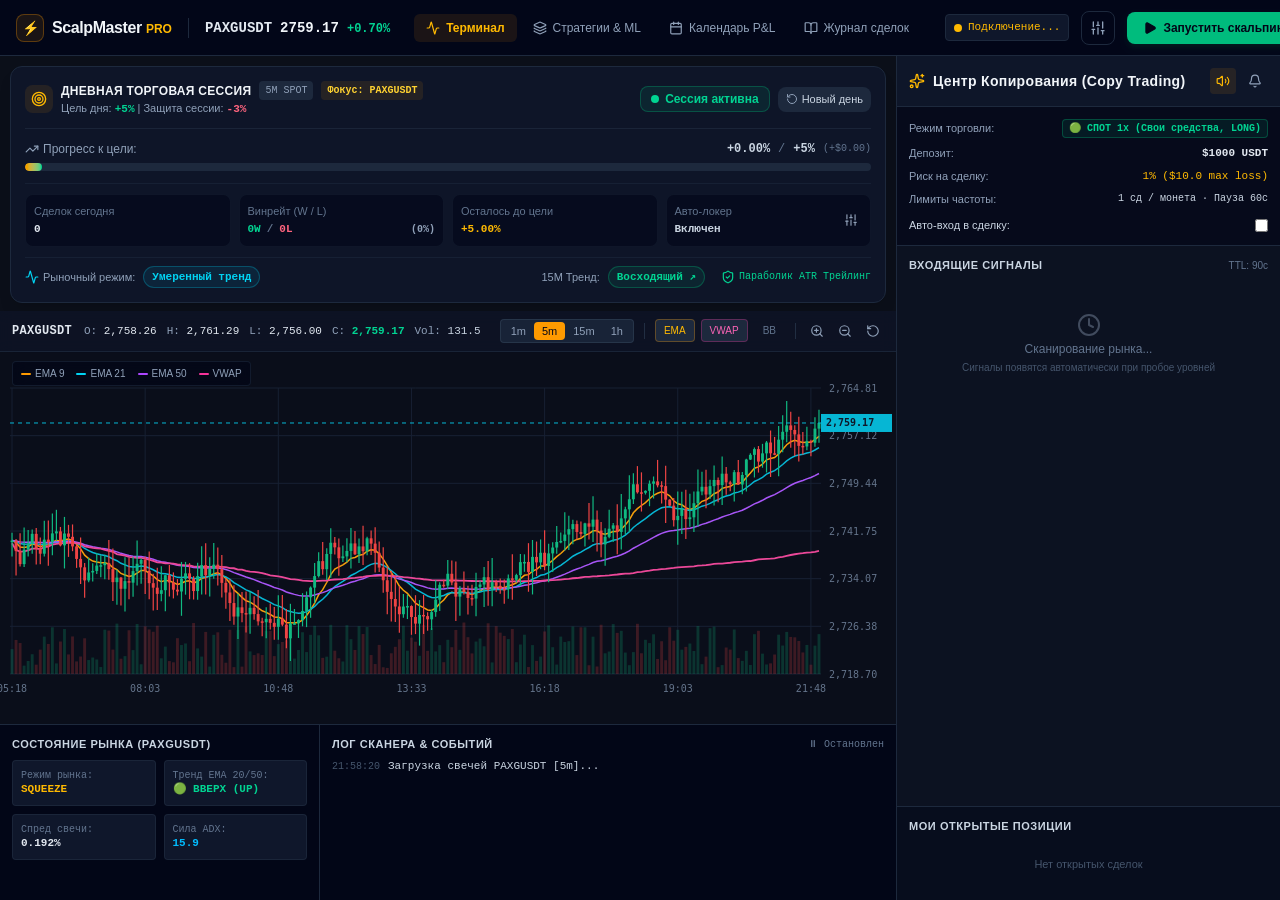
<file: docs/index.html>
<!doctype html>
<html lang="en">
  <head>
    <meta charset="UTF-8" />
    <meta name="viewport" content="width=device-width, initial-scale=1.0" />
    <title>ScalpMaster Pro — Скальпинг и Копи-Трейдинг</title>
    <meta name="description" content="Профессиональный торговый терминал онлайн-скальпинга с сигналами для повторения (Copy Trading), расчетом комиссий, риск-менеджментом и живым графиком." />
    <meta property="og:title" content="ScalpMaster Pro — Скальпинг и Копи-Трейдинг" />
    <meta property="og:description" content="Профессиональный торговый терминал онлайн-скальпинга с сигналами для повторения (Copy Trading), расчетом комиссий, риск-менеджментом и живым графиком." />
    <meta property="og:type" content="website" />
    <meta name="twitter:card" content="summary_large_image" />
    <link rel="icon" type="image/svg+xml" href="./favicon.svg" />
    <link rel="preconnect" href="https://fonts.googleapis.com" />
    <link rel="preconnect" href="https://fonts.gstatic.com" crossorigin />
    <link href="https://fonts.googleapis.com/css2?family=JetBrains+Mono:wght@400;500;600;700&family=Plus+Jakarta+Sans:wght@400;500;600;700;800&display=swap" rel="stylesheet" />
    <script type="module" crossorigin src="./assets/index-Dfdy9JDK.js"></script>
    <link rel="stylesheet" crossorigin href="./assets/index-DzpYKaZb.css">
  </head>
  <body>
    <div id="root"></div>
  </body>
</html>
</file>
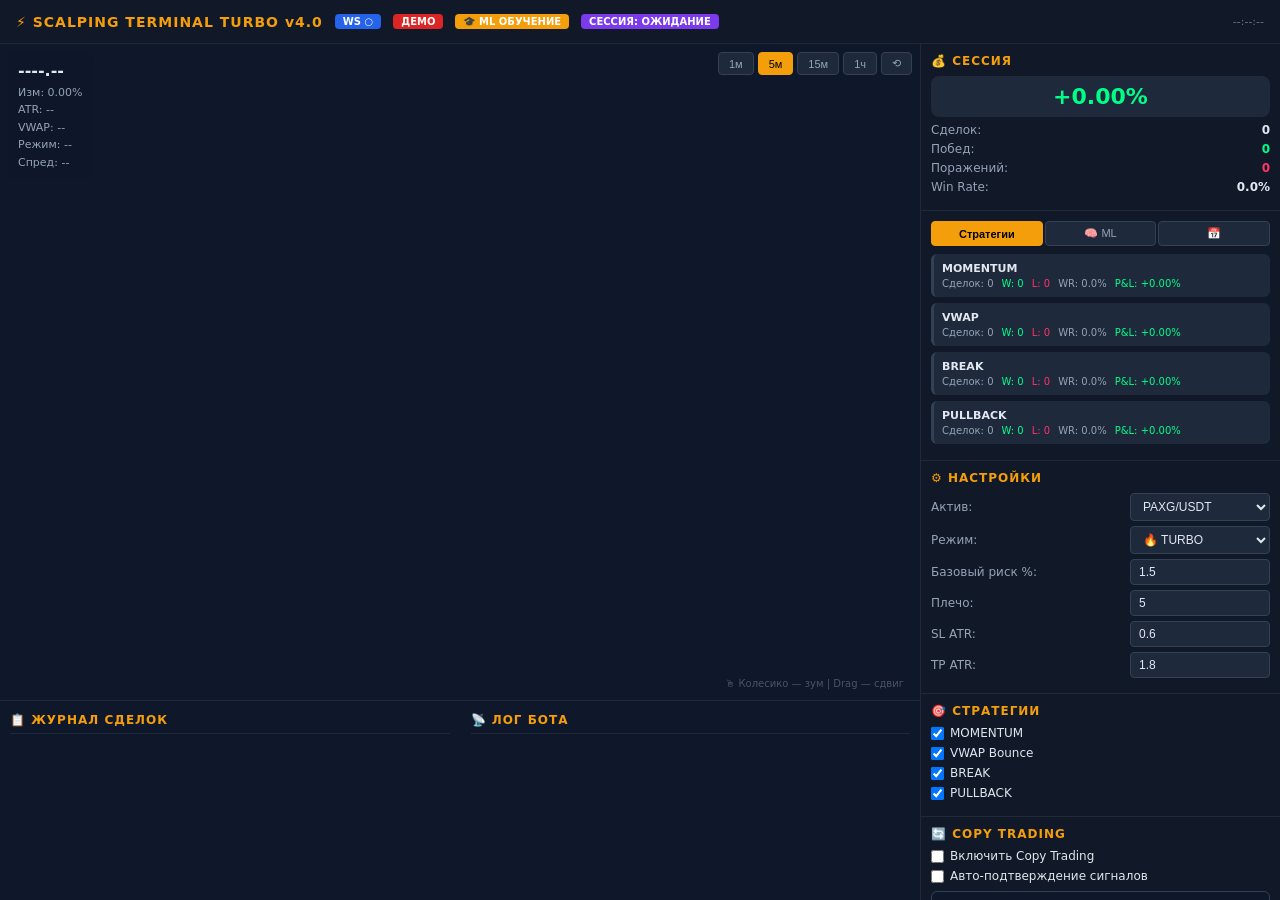
<file: docs/assets/aistudio/scalping_turbo_v4_1_d1087e9c.html>
<!DOCTYPE html>
<html lang="ru">
<head>
<meta charset="UTF-8">
<meta name="viewport" content="width=device-width, initial-scale=1.0">
<title>Scalping Terminal TURBO v4.0 — ML Edition</title>
<style>
  *{margin:0;padding:0;box-sizing:border-box}
  body{background:#0a0e17;color:#e0e6ed;font-family:'Segoe UI',system-ui,sans-serif;overflow:hidden;height:100vh}
  .header{height:44px;background:#111827;border-bottom:1px solid #1f2937;display:flex;align-items:center;padding:0 16px;gap:12px;flex-shrink:0}
  .header h1{font-size:14px;font-weight:700;color:#f59e0b;letter-spacing:1px}
  .badge{font-size:10px;padding:2px 8px;border-radius:4px;font-weight:700}
  .badge-live{background:#059669;color:#fff}
  .badge-demo{background:#dc2626;color:#fff}
  .badge-ws{background:#2563eb;color:#fff}
  .badge-ml{background:#7c3aed;color:#fff}
  .main{display:flex;height:calc(100vh - 44px)}
  .left{flex:1;display:flex;flex-direction:column;min-width:0}
  .chart-wrap{flex:1;position:relative;background:#0f172a;border-bottom:1px solid #1f2937}
  #chart{cursor:crosshair;width:100%;height:100%;display:block}
  .chart-toolbar{position:absolute;top:8px;right:8px;display:flex;gap:4px;z-index:10}
  .chart-toolbar button{background:#1e293b;border:1px solid #334155;color:#94a3b8;padding:4px 10px;font-size:11px;border-radius:4px;cursor:pointer;transition:.2s}
  .chart-toolbar button:hover{background:#334155;color:#e2e8f0}
  .chart-toolbar button.active{background:#f59e0b;color:#000;border-color:#f59e0b}
  .chart-info{position:absolute;top:8px;left:8px;font-size:11px;color:#94a3b8;z-index:10;background:rgba(15,23,42,0.85);padding:6px 10px;border-radius:6px;line-height:1.6}
  .chart-info .price{font-size:16px;font-weight:700;color:#e2e8f0}
  .chart-info .up{color:#00ff88}.chart-info .down{color:#ff3366}
  .bottom{height:200px;background:#111827;display:flex;gap:1px}
  .panel{flex:1;background:#0f172a;padding:10px;overflow-y:auto;font-size:11px;line-height:1.5}
  .panel h3{font-size:12px;color:#f59e0b;margin-bottom:8px;text-transform:uppercase;letter-spacing:1px;border-bottom:1px solid #1f2937;padding-bottom:4px}
  .right{width:360px;background:#111827;border-left:1px solid #1f2937;display:flex;flex-direction:column;overflow-y:auto}
  .section{padding:10px;border-bottom:1px solid #1f2937}
  .section h3{font-size:12px;color:#f59e0b;margin-bottom:8px;text-transform:uppercase;letter-spacing:1px}
  .row{display:flex;justify-content:space-between;align-items:center;margin-bottom:5px;font-size:12px}
  .row label{color:#94a3b8}.row span{color:#e2e8f0;font-weight:600}
  .row .pos{color:#00ff88}.row .neg{color:#ff3366}
  select,input{background:#1e293b;border:1px solid #334155;color:#e2e8f0;padding:5px 8px;border-radius:4px;font-size:12px;width:140px}
  button.action{width:100%;padding:10px;border:none;border-radius:6px;font-size:13px;font-weight:700;cursor:pointer;margin-top:6px;transition:.2s}
  button.start{background:#059669;color:#fff}button.start:hover{background:#047857}
  button.stop{background:#dc2626;color:#fff}button.stop:hover{background:#b91c1c}
  button.train{background:#7c3aed;color:#fff}button.train:hover{background:#6d28d9}
  button:disabled{opacity:.5;cursor:not-allowed}
  .log-entry{padding:4px 0;border-bottom:1px solid #1f2937;font-size:11px}
  .log-time{color:#64748b;font-size:10px;margin-right:6px}
  .log-entry .entry{color:#00ff88;font-weight:700}
  .log-entry .exit{color:#60a5fa;font-weight:700}
  .log-entry .sl{color:#ff3366}
  .log-entry .tp{color:#00ff88}
  .log-entry .pnl-pos{color:#00ff88;font-weight:700}
  .log-entry .pnl-neg{color:#ff3366;font-weight:700}
  .stats-grid{display:grid;grid-template-columns:1fr 1fr;gap:8px}
  .stat-box{background:#1e293b;border-radius:6px;padding:8px;text-align:center}
  .stat-box .name{font-size:10px;color:#94a3b8;text-transform:uppercase}
  .stat-box .val{font-size:14px;font-weight:700;margin-top:2px}
  .strategy-card{background:#1e293b;border-radius:6px;padding:8px;margin-bottom:6px;border-left:3px solid #334155}
  .strategy-card.active{border-left-color:#f59e0b}
  .strategy-card .name{font-size:11px;font-weight:700;color:#e2e8f0}
  .strategy-card .stats{font-size:10px;color:#94a3b8;margin-top:3px;display:flex;gap:8px;flex-wrap:wrap}
  .strategy-card .stats span.pos{color:#00ff88}.strategy-card .stats span.neg{color:#ff3366}
  .pnl-live{font-size:22px;font-weight:800;text-align:center;padding:8px;border-radius:8px;background:#1e293b;margin:6px 0}
  .pnl-live.pos{color:#00ff88}.pnl-live.neg{color:#ff3366}
  .streak{display:flex;justify-content:center;gap:4px;margin-top:6px}
  .streak-dot{width:8px;height:8px;border-radius:50%;background:#334155}
  .streak-dot.win{background:#00ff88}.streak-dot.loss{background:#ff3366}
  .calendar-nav{display:flex;justify-content:space-between;align-items:center;margin-bottom:6px}
  .calendar-nav button{background:#1e293b;border:1px solid #334155;color:#e2e8f0;padding:3px 10px;border-radius:4px;cursor:pointer;font-size:12px}
  .calendar-nav button:hover{background:#334155}
  .calendar-nav .month-title{font-size:13px;font-weight:700;color:#f59e0b;text-transform:capitalize}
  .calendar-grid{display:grid;grid-template-columns:repeat(7,1fr);gap:3px;margin-top:4px}
  .calendar-day{background:#1e293b;border-radius:4px;padding:4px 2px;text-align:center;font-size:10px;cursor:pointer;transition:.2s;min-height:40px;display:flex;flex-direction:column;justify-content:center}
  .calendar-day:hover{background:#334155;transform:scale(1.05)}
  .calendar-day .date{color:#94a3b8;font-size:9px;margin-bottom:2px}
  .calendar-day .pnl{font-size:11px;font-weight:700}
  .calendar-day .count{font-size:9px;color:#64748b}
  .calendar-day.pos{background:rgba(0,255,136,0.08);border:1px solid rgba(0,255,136,0.2)}
  .calendar-day.neg{background:rgba(255,51,102,0.08);border:1px solid rgba(255,51,102,0.2)}
  .calendar-day.neutral{border:1px solid #334155}
  .calendar-header{display:grid;grid-template-columns:repeat(7,1fr);gap:3px;text-align:center;font-size:9px;color:#64748b;margin-bottom:4px}
  .month-summary{background:#1e293b;border-radius:6px;padding:8px;margin-top:8px;display:grid;grid-template-columns:1fr 1fr;gap:6px}
  .month-summary .sum-box{text-align:center;padding:4px}
  .month-summary .sum-label{font-size:9px;color:#94a3b8;text-transform:uppercase}
  .month-summary .sum-val{font-size:13px;font-weight:700}
  .day-detail{background:#1e293b;border-radius:6px;padding:8px;margin-top:8px;font-size:11px;display:none}
  .day-detail.show{display:block}
  .day-detail h4{color:#f59e0b;margin-bottom:6px;font-size:12px}
  .ml-panel{background:#0f172a;border:1px solid #7c3aed;border-radius:6px;padding:8px;margin-top:8px}
  .ml-panel h4{font-size:11px;color:#a855f7;margin-bottom:6px}
  .ml-param{display:flex;justify-content:space-between;font-size:11px;margin-bottom:3px}
  .ml-param span{color:#94a3b8}
  .ml-param b{color:#e2e8f0}
  .progress-bar{background:#1e293b;height:6px;border-radius:3px;margin-top:4px;overflow:hidden}
  .progress-bar .fill{height:100%;background:#7c3aed;border-radius:3px;transition:width .3s}
  .checkbox-wrap{display:flex;align-items:center;gap:6px;font-size:12px;margin-bottom:6px;cursor:pointer}
  .checkbox-wrap input{width:auto}
  .zoom-hint{position:absolute;bottom:8px;right:8px;font-size:10px;color:#475569;z-index:10;background:rgba(15,23,42,0.8);padding:3px 8px;border-radius:4px}
  .tab-bar{display:flex;gap:2px;margin-bottom:8px}
  .tab-bar button{flex:1;background:#1e293b;border:1px solid #334155;color:#94a3b8;padding:5px;font-size:11px;border-radius:4px;cursor:pointer}
  .tab-bar button.active{background:#f59e0b;color:#000;border-color:#f59e0b;font-weight:700}
  .tab-content{display:none}
  .tab-content.active{display:block}
  ::-webkit-scrollbar{width:6px}
  ::-webkit-scrollbar-track{background:#0f172a}
  ::-webkit-scrollbar-thumb{background:#334155;border-radius:3px}

  .signal-card{background:#1e293b;border:1px solid #334155;border-radius:6px;padding:8px;margin-bottom:6px;animation:slideIn 0.3s ease}
  .signal-card.new{border-color:#f59e0b;box-shadow:0 0 8px rgba(245,158,11,0.2)}
  @keyframes slideIn{from{opacity:0;transform:translateX(20px)}to{opacity:1;transform:translateX(0)}}
  .signal-card .sig-header{display:flex;justify-content:space-between;align-items:center;margin-bottom:4px}
  .signal-card .sig-dir{font-size:12px;font-weight:700}
  .signal-card .sig-dir.long{color:#00ff88}.signal-card .sig-dir.short{color:#ff3366}
  .signal-card .sig-strat{font-size:10px;color:#94a3b8}
  .signal-card .sig-prices{font-size:11px;color:#e2e8f0;margin:4px 0;line-height:1.6}
  .signal-card .sig-prices span{color:#94a3b8}
  .signal-card .sig-reason{font-size:10px;color:#64748b;margin-bottom:6px}
  .sig-actions{display:flex;gap:4px}
  .sig-actions button{flex:1;padding:5px;border:none;border-radius:4px;font-size:11px;font-weight:700;cursor:pointer;transition:.2s}
  .sig-confirm{background:#059669;color:#fff}.sig-confirm:hover{background:#047857}
  .sig-skip{background:#475569;color:#e2e8f0}.sig-skip:hover{background:#334155}
  .user-pos-card{background:#1e293b;border-left:3px solid #f59e0b;border-radius:6px;padding:8px;margin-bottom:6px}
  .user-pos-card.long{border-left-color:#00ff88}.user-pos-card.short{border-left-color:#ff3366}
  .pos-header{display:flex;justify-content:space-between;align-items:center;margin-bottom:4px}
  .pos-header .pos-name{font-size:12px;font-weight:700;color:#e2e8f0}
  .pos-header .pos-pnl{font-size:14px;font-weight:800}
  .pos-header .pos-pnl.pos{color:#00ff88}.pos-header .pos-pnl.neg{color:#ff3366}
  .pos-details{font-size:10px;color:#94a3b8;line-height:1.6}
  .pos-details b{color:#e2e8f0}
  .sltp-track{height:4px;background:#334155;border-radius:2px;margin:6px 0;position:relative}
  .sltp-track .sltp-fill{height:100%;border-radius:2px;background:#f59e0b;transition:width 0.5s}
  .sltp-track .sltp-marker{position:absolute;top:-3px;width:6px;height:10px;border-radius:2px}
  .sltp-track .sltp-marker.sl{background:#ff3366;left:0}.sltp-track .sltp-marker.tp{background:#00ff88;right:0}
  .sltp-track .sltp-marker.entry{background:#f59e0b;left:50%;transform:translateX(-50%);width:8px;height:10px;border-radius:50%}
  .pos-timer{font-size:10px;color:#64748b;text-align:right;margin-top:2px}
  .pending-badge{background:#f59e0b;color:#000;font-size:10px;padding:1px 6px;border-radius:3px;font-weight:700}
  .copy-section{background:#0f172a;border:1px solid #334155;border-radius:6px;padding:8px;margin-top:8px}
  .copy-section h4{font-size:11px;color:#f59e0b;margin-bottom:6px}
  .empty-state{text-align:center;color:#475569;font-size:11px;padding:12px 0}
  .journal-pos-active{border-left:2px solid #f59e0b !important}
  .journal-live-pnl{font-size:12px;font-weight:700;margin-left:28px}
  .journal-live-pnl.pos{color:#00ff88}.journal-live-pnl.neg{color:#ff3366}
  .journal-sltp{font-size:10px;color:#64748b;margin-left:28px;margin-top:2px}
  .journal-timer{font-size:10px;color:#475569;margin-left:28px}
</style>
</head>
<body>

<div class="header">
  <h1>⚡ SCALPING TERMINAL TURBO v4.0</h1>
  <span id="wsBadge" class="badge badge-ws">WS ○</span>
  <span id="dataBadge" class="badge badge-demo">ДЕМО</span>
  <span id="mlBadge" class="badge badge-ml">ML: ОЖИДАНИЕ</span>
  <span id="sessionBadge" class="badge" style="background:#475569;color:#fff">СТОП</span>
  <span style="margin-left:auto;font-size:11px;color:#64748b" id="clock">--:--:--</span>
</div>
<div class="main">
  <div class="left">
    <div class="chart-wrap">
      <canvas id="chart"></canvas>
      <div class="chart-toolbar">
        <button id="tf1m" onclick="setTF('1m')">1м</button>
        <button id="tf5m" class="active" onclick="setTF('5m')">5м</button>
        <button id="tf15m" onclick="setTF('15m')">15м</button>
        <button id="tf1h" onclick="setTF('1h')">1ч</button>
        <button onclick="resetZoom()">⟲</button>
      </div>
      <div class="chart-info" id="chartInfo">
        <div class="price" id="lastPrice">----.--</div>
        <div>Изм: <span id="priceChange">0.00%</span></div>
        <div>ATR: <span id="atrVal">--</span></div>
        <div>VWAP: <span id="vwapVal">--</span></div>
        <div>Режим: <span id="marketMode">--</span></div>
        <div>Спред: <span id="spreadVal">--</span></div>
      </div>
      <div class="zoom-hint">🖱 Колесико — зум | Drag — сдвиг</div>
    </div>
    <div class="bottom">
      <div class="panel" id="journalPanel">
        <h3>📋 Журнал сделок</h3>
        <div id="journal"></div>
      </div>
      <div class="panel" id="logPanel">
        <h3>📡 Лог бота</h3>
        <div id="log"></div>
      </div>
    </div>
  </div>
  <div class="right">
    <div class="section">
      <h3>💰 Сессия</h3>
      <div class="pnl-live" id="sessionPnl">0.00%</div>
      <div class="row"><label>Сделок:</label><span id="totalTrades">0</span></div>
      <div class="row"><label>Побед:</label><span class="pos" id="winTrades">0</span></div>
      <div class="row"><label>Поражений:</label><span class="neg" id="lossTrades">0</span></div>
      <div class="row"><label>Win Rate:</label><span id="winRate">0%</span></div>
      <div class="streak" id="streakBox"></div>
    </div>

    <div class="section">
      <div class="tab-bar">
        <button class="active" onclick="switchTab('tabStrategies',this)">Стратегии</button>
        <button onclick="switchTab('tabML',this)">🧠 ML</button>
        <button onclick="switchTab('tabCalendar',this)">📅</button>
      </div>
      <div class="tab-content active" id="tabStrategies">
        <div id="strategyStats"></div>
      </div>
      <div class="tab-content" id="tabML">
        <div class="ml-panel">
          <h4>🎓 Статус обучения</h4>
          <div class="ml-param"><span>Прогресс:</span><b id="mlProgress">0 / 20 сделок</b></div>
          <div class="progress-bar"><div class="fill" id="mlProgressBar" style="width:0%"></div></div>
          <div class="ml-param"><span>Режим:</span><b id="mlMode">Обучение</b></div>
          <div class="ml-param"><span>Лучшая стратегия:</span><b id="mlBestStrategy">—</b></div>
          <div class="ml-param"><span>SL мультипликатор:</span><b id="mlSlMult">0.6</b></div>
          <div class="ml-param"><span>TP мультипликатор:</span><b id="mlTpMult">1.8</b></div>
          <div class="ml-param"><span>Риск %:</span><b id="mlRisk">1.5%</b></div>
          <div class="ml-param"><span>ADX фильтр:</span><b id="mlAdxFilter">15</b></div>
          <div class="ml-param"><span>Спред фильтр:</span><b id="mlSpreadFilter">0.15%</b></div>
        </div>
        <label class="checkbox-wrap"><input type="checkbox" id="useML" checked><span>🧠 Включить ML адаптацию</span></label>
        <label class="checkbox-wrap"><input type="checkbox" id="useTimePatterns"><span>⏰ Временные паттерны</span></label>
        <button class="action train" onclick="runBacktest()">🎓 Обучение на истории</button>
        <div id="backtestResult" style="margin-top:8px;font-size:11px;color:#94a3b8"></div>
      </div>
      <div class="tab-content" id="tabCalendar">
        <div class="calendar-nav">
          <button onclick="changeMonth(-1)">◀</button>
          <span class="month-title" id="calendarTitle">Август 2026</span>
          <button onclick="changeMonth(1)">▶</button>
        </div>
        <div class="calendar-header">
          <div>Пн</div><div>Вт</div><div>Ср</div><div>Чт</div><div>Пт</div><div>Сб</div><div>Вс</div>
        </div>
        <div class="calendar-grid" id="calendarGrid"></div>
        <div class="month-summary" id="monthSummary">
          <div class="sum-box"><div class="sum-label">Сделок</div><div class="sum-val" id="monthTrades">0</div></div>
          <div class="sum-box"><div class="sum-label">Win Rate</div><div class="sum-val" id="monthWR">0%</div></div>
          <div class="sum-box"><div class="sum-label">Плюс дней</div><div class="sum-val pos" id="monthPlusDays">0</div></div>
          <div class="sum-box"><div class="sum-label">P&L мес</div><div class="sum-val" id="monthPnl">0.00%</div></div>
        </div>
        <div class="day-detail" id="dayDetail">
          <h4 id="dayDetailTitle">Детали дня</h4>
          <div id="dayDetailContent"></div>
        </div>
      </div>
    </div>

    <div class="section">
      <h3>⚙️ Настройки</h3>
      <div class="row"><label>Актив:</label>
        <select id="symbol">
          <option value="ETHUSDT">ETH/USDT</option>
          <option value="PAXGUSDT" selected>PAXG/USDT</option>
          <option value="BTCUSDT">BTC/USDT</option>
          <option value="SOLUSDT">SOL/USDT</option>
          <option value="XRPUSDT">XRP/USDT</option>
        </select>
      </div>
      <div class="row"><label>Режим:</label>
        <select id="botMode">
          <option value="turbo" selected>🔥 TURBO</option>
          <option value="standard">⚖️ Стандарт</option>
          <option value="safe">🛡️ Безопасный</option>
        </select>
      </div>
      <div class="row"><label>Базовый риск %:</label><input type="number" id="riskPct" value="1.5" step="0.1" min="0.1" max="5"></div>
      <div class="row"><label>Плечо:</label><input type="number" id="leverage" value="5" step="1" min="1" max="20"></div>
      <div class="row"><label>SL ATR:</label><input type="number" id="slAtr" value="0.6" step="0.1" min="0.1" max="3"></div>
      <div class="row"><label>TP ATR:</label><input type="number" id="tpAtr" value="1.8" step="0.1" min="0.5" max="5"></div>
    </div>

    <div class="section">
      <h3>🎯 Стратегии</h3>
      <label class="checkbox-wrap"><input type="checkbox" id="useMomentum" checked><span>MOMENTUM</span></label>
      <label class="checkbox-wrap"><input type="checkbox" id="useVwap" checked><span>VWAP Bounce</span></label>
      <label class="checkbox-wrap"><input type="checkbox" id="useBreak" checked><span>BREAK</span></label>
      <label class="checkbox-wrap"><input type="checkbox" id="usePullback" checked><span>PULLBACK</span></label>
    </div>

    
    <div class="section">
      <h3>🔄 Copy Trading</h3>
      <label class="checkbox-wrap"><input type="checkbox" id="copyTradingEnabled"><span>Включить Copy Trading</span></label>
      <label class="checkbox-wrap"><input type="checkbox" id="copyAutoConfirm"><span>Авто-подтверждение сигналов</span></label>

      <div class="copy-section">
        <h4>📡 Ожидающие сигналы <span class="pending-badge" id="pendingCount" style="display:none">0</span></h4>
        <div id="pendingSignals"><div class="empty-state">Нет активных сигналов</div></div>
      </div>

      <div class="copy-section" style="margin-top:6px">
        <h4>💼 Мои сделки <span id="activeUserPositions" style="color:#94a3b8;font-size:10px"></span></h4>
        <div id="userPositionsPanel"><div class="empty-state">Нет открытых позиций</div></div>
      </div>
    </div>
<div class="section">
      <button id="startBtn" class="action start" onclick="startBot()">▶ СТАРТ</button>
      <button id="stopBtn" class="action stop" onclick="stopBot()" disabled style="display:none">⏹ СТОП</button>
    </div>
  </div>
</div>

<script>

const CONFIG = {
  wsUrl: 'wss://stream.binance.com:9443/ws',
  apiUrl: 'https://api.binance.com/api/v3',
  intervals: { '1m': '1m', '5m': '5m', '15m': '15m', '1h': '1h' },
  limit: 200,
  colors: {
    bg: '#0f172a', grid: '#1e293b', text: '#64748b',
    green: '#00ff88', red: '#ff3366', blue: '#00ccff',
    orange: '#f59e0b', purple: '#a855f7', yellow: '#fbbf24',
    vwap: '#a855f7', ema9: '#fbbf24', ema21: '#00ccff', ema50: '#f59e0b',
    bb: '#334155', volumeUp: '#00ff8833', volumeDown: '#ff336633'
  },
  ml: { warmUpTrades: 20, minTradesForAdapt: 5, adaptationRate: 0.15, decayFactor: 0.95 }
};

let state = {
  symbol: 'PAXGUSDT', tf: '5m', connected: false, running: false,
  candles: {}, ticks: [],
  position: null,
  history: [],
  tradeMarkers: [],
  mode: 'turbo',
  ws: null,
  stats: { total: 0, wins: 0, losses: 0, pnl: 0, streak: [], sessionStart: null },
  strategyStats: {
    MOMENTUM:  {trades:0, wins:0, losses:0, pnl:0},
    VWAP:      {trades:0, wins:0, losses:0, pnl:0},
    BREAK:     {trades:0, wins:0, losses:0, pnl:0},
    PULLBACK:  {trades:0, wins:0, losses:0, pnl:0}
  },
  dailyStats: {},
  lastScan: 0,
  zoom: { scale: 1, offset: 0, dragging: false, dragStartX: 0, dragStartOffset: 0 },
  audioCtx: null,
  calendarMonth: new Date().getMonth(),
  calendarYear: new Date().getFullYear(),
  ml: {
    enabled: true, warmUpDone: false,
    params: { slMult: 0.6, tpMult: 1.8, riskPct: 1.5, adxMin: 15, spreadMax: 0.15, strategyWeights: { MOMENTUM: 1, VWAP: 1, BREAK: 1, PULLBACK: 1 } },
    strategyPerformance: {
      MOMENTUM:  { byAdxHigh:{w:0,l:0,pnl:0}, byAdxLow:{w:0,l:0,pnl:0}, byTrendUp:{w:0,l:0,pnl:0}, byTrendDown:{w:0,l:0,pnl:0}, bySpreadWide:{w:0,l:0,pnl:0}, bySpreadNarrow:{w:0,l:0,pnl:0}, total:{w:0,l:0,pnl:0} },
      VWAP:      { byAdxHigh:{w:0,l:0,pnl:0}, byAdxLow:{w:0,l:0,pnl:0}, byTrendUp:{w:0,l:0,pnl:0}, byTrendDown:{w:0,l:0,pnl:0}, bySpreadWide:{w:0,l:0,pnl:0}, bySpreadNarrow:{w:0,l:0,pnl:0}, total:{w:0,l:0,pnl:0} },
      BREAK:     { byAdxHigh:{w:0,l:0,pnl:0}, byAdxLow:{w:0,l:0,pnl:0}, byTrendUp:{w:0,l:0,pnl:0}, byTrendDown:{w:0,l:0,pnl:0}, bySpreadWide:{w:0,l:0,pnl:0}, bySpreadNarrow:{w:0,l:0,pnl:0}, total:{w:0,l:0,pnl:0} },
      PULLBACK:  { byAdxHigh:{w:0,l:0,pnl:0}, byAdxLow:{w:0,l:0,pnl:0}, byTrendUp:{w:0,l:0,pnl:0}, byTrendDown:{w:0,l:0,pnl:0}, bySpreadWide:{w:0,l:0,pnl:0}, bySpreadNarrow:{w:0,l:0,pnl:0}, total:{w:0,l:0,pnl:0} }
    },
    timePatterns: {},
    slHistory: [], tpHistory: [],
    lastMarketState: null
,
  copyTrading: {
    enabled: false, autoConfirm: false,
    pendingSignals: [], userPositions: [],
    signalHistory: [], maxSignals: 10
  }  }
};

function loadState() {
  try {
    const saved = localStorage.getItem('scalper_v4_state');
    if (saved) {
      const p = JSON.parse(saved);
      if (p.stats) state.stats = p.stats;
      if (p.strategyStats) state.strategyStats = p.strategyStats;
      if (p.dailyStats) state.dailyStats = p.dailyStats;
      if (p.history) state.history = p.history;
      if (p.ml) state.ml = {...state.ml, ...p.ml};
      if (p.copyTrading) state.copyTrading = {...state.copyTrading, ...p.copyTrading};
    }
  } catch(e) {}
}
function saveState() {
  try {
    localStorage.setItem('scalper_v4_state', JSON.stringify({
      stats: state.stats, strategyStats: state.strategyStats,
      dailyStats: state.dailyStats, history: state.history, ml: state.ml, copyTrading: state.copyTrading
    }));
  } catch(e) {}
}

function $(id){ return document.getElementById(id); }
function log(msg, type='info') {
  const panel = $('log'); if (!panel) return;
  const div = document.createElement('div'); div.className = 'log-entry';
  const time = new Date().toLocaleTimeString('ru-RU',{hour12:false});
  let color = '#e2e8f0';
  if (type==='entry') color='#00ff88'; if (type==='exit') color='#60a5fa';
  if (type==='sl') color='#ff3366'; if (type==='tp') color='#00ff88';
  if (type==='warn') color='#fbbf24'; if (type==='ml') color='#a855f7';
  div.innerHTML = `<span class="log-time">${time}</span><span style="color:${color}">${msg}</span>`;
  panel.insertBefore(div, panel.firstChild);
  while (panel.children.length > 100) panel.removeChild(panel.lastChild);
}
function playSound(type) {
  if (!state.audioCtx) state.audioCtx = new (window.AudioContext||window.webkitAudioContext)();
  const ctx = state.audioCtx, osc = ctx.createOscillator(), gain = ctx.createGain();
  osc.connect(gain); gain.connect(ctx.destination);
  if (type==='entry') { osc.frequency.value=880; gain.gain.value=0.1; }
  else if (type==='exit') { osc.frequency.value=660; gain.gain.value=0.08; }
  else if (type==='sl') { osc.frequency.value=220; gain.gain.value=0.12; }
  else { osc.frequency.value=440; gain.gain.value=0.05; }
  osc.start(); osc.stop(ctx.currentTime+0.12);
}
function switchTab(tabId, btn) {
  document.querySelectorAll('.tab-content').forEach(t => t.classList.remove('active'));
  document.querySelectorAll('.tab-bar button').forEach(b => b.classList.remove('active'));
  $(tabId).classList.add('active');
  if (btn) btn.classList.add('active');
  if (tabId==='tabCalendar') renderCalendar();
}

async function fetchKlines(symbol, interval, limit=200) {
  try {
    const r = await fetch(`${CONFIG.apiUrl}/klines?symbol=${symbol}&interval=${interval}&limit=${limit}`);
    if (!r.ok) throw new Error('HTTP '+r.status);
    const data = await r.json();
    return data.map(d => ({ t:d[0], open:+d[1], high:+d[2], low:+d[3], close:+d[4], volume:+d[5], quoteVolume:+d[7] }));
  } catch(e) { log('Ошибка загрузки свечей: '+e.message, 'warn'); return null; }
}

function sma(arr, n) { const res=[]; for(let i=0;i<arr.length;i++){ if(i<n-1){res.push(null);continue;} let s=0; for(let j=0;j<n;j++)s+=arr[i-j].close; res.push(s/n);} return res; }
function ema(arr, n) { const res=[]; let k=2/(n+1); for(let i=0;i<arr.length;i++){ if(i===0){res.push(arr[0].close);continue;} if(i<n-1){res.push(arr[i].close);continue;} res.push(arr[i].close*k+res[i-1]*(1-k));} return res; }
function atr(candles, n=14) { const res=[]; for(let i=0;i<candles.length;i++){ if(i===0){res.push(candles[i].high-candles[i].low);continue;} const tr=Math.max(candles[i].high-candles[i].low, Math.abs(candles[i].high-candles[i-1].close), Math.abs(candles[i].low-candles[i-1].close)); if(i<n){res.push(tr);continue;} res.push((res[i-1]*(n-1)+tr)/n);} return res; }
function vwap(candles) { let cumPV=0,cumV=0; return candles.map(c=>{ const tp=(c.high+c.low+c.close)/3; cumPV+=tp*c.volume; cumV+=c.volume; return cumV>0?cumPV/cumV:c.close; }); }
function bb(candles, n=20, k=2) { const mid=sma(candles,n); const res={mid,upper:[],lower:[],width:[]}; for(let i=0;i<candles.length;i++){ if(i<n-1){res.upper.push(null);res.lower.push(null);res.width.push(0);continue;} let s=0; for(let j=0;j<n;j++)s+=Math.pow(candles[i-j].close-mid[i],2); const std=Math.sqrt(s/n); res.upper.push(mid[i]+k*std); res.lower.push(mid[i]-k*std); res.width.push((2*k*std)/mid[i]*100);} return res; }
function adx(candles, n=14) { const dx=[]; let plusDM=0,minusDM=0,trSum=0; for(let i=1;i<candles.length;i++){ const up=candles[i].high-candles[i-1].high, down=candles[i-1].low-candles[i].low; const pdm=(up>down&&up>0)?up:0; const mdm=(down>up&&down>0)?down:0; const tr=Math.max(candles[i].high-candles[i].low, Math.abs(candles[i].high-candles[i-1].close), Math.abs(candles[i].low-candles[i-1].close)); if(i<=n){plusDM+=pdm;minusDM+=mdm;trSum+=tr;} else { plusDM=(plusDM*(n-1)+pdm)/n; minusDM=(minusDM*(n-1)+mdm)/n; trSum=(trSum*(n-1)+tr)/n; } if(i>=n&&trSum>0){ const pdi=100*plusDM/trSum, mdi=100*minusDM/trSum; dx.push(Math.abs(pdi-mdi)/(pdi+mdi)*100); } else dx.push(null); } dx.unshift(null); const adxArr=[]; for(let i=0;i<dx.length;i++){ if(i<n||dx[i]===null){adxArr.push(null);continue;} if(i===n) adxArr.push(dx.slice(1,n+1).reduce((a,b)=>a+b,0)/n); else adxArr.push((adxArr[i-1]*(n-1)+dx[i])/n); } return adxArr; }
function rsi(candles, n=14) { let gains=0,losses=0; const res=[]; for(let i=0;i<candles.length;i++){ if(i===0){res.push(50);continue;} const change=candles[i].close-candles[i-1].close; const gain=change>0?change:0; const loss=change<0?-change:0; if(i<=n){gains+=gain;losses+=loss;} else {gains=(gains*(n-1)+gain)/n;losses=(losses*(n-1)+loss)/n;} if(i>=n){ const rs=losses>0?gains/losses:999; res.push(100-100/(1+rs));} else res.push(50);} return res; }

function analyzeMarket(candles) {
  if (candles.length<55) return {mode:'MIXED',adx:0,trend:'flat',spread:0,bbWidth:0,ema9:0,ema21:0,ema50:0,vwap:0,atr:0,bb:null};
  const ema9v=ema(candles,9), ema21v=ema(candles,21), ema50v=ema(candles,50), atrv=atr(candles,14), adxv=adx(candles,14), bbv=bb(candles,20,2), vw=vwap(candles);
  const last=candles.length-1, price=candles[last].close;
  const spread=((candles[last].high-candles[last].low)/price)*100, adxVal=adxv[last]||0, bbWidth=bbv.width[last]||0;
  const aboveEma50=price>(ema50v[last]||price), distEma50=Math.abs(price-(ema50v[last]||price))/price*100;
  let mode='MIXED'; if(adxVal>25&&distEma50>0.15) mode=aboveEma50?'TREND_UP':'TREND_DOWN'; else if(bbWidth<0.5&&adxVal<20) mode='SQUEEZE'; else if(adxVal<20&&distEma50<0.1) mode='RANGE';
  return {mode,adx:adxVal,trend:aboveEma50?'up':'down',spread,bbWidth,ema9:ema9v[last],ema21:ema21v[last],ema50:ema50v[last],vwap:vw[last],atr:atrv[last],bb:bbv};
}

function checkMomentum(candles,vol){ if(candles.length<3)return null; const last=candles[candles.length-1], prev=candles[candles.length-2], pprev=candles[candles.length-3]; const avgVol=candles.slice(-20).reduce((s,c)=>s+c.volume,0)/20; if(vol<avgVol*1.2)return null; if(last.close>prev.high&&last.close>pprev.high)return{dir:'LONG',reason:'Пробой high 2 свечей',strategy:'MOMENTUM'}; if(last.close<prev.low&&last.close<pprev.low)return{dir:'SHORT',reason:'Пробой low 2 свечей',strategy:'MOMENTUM'}; return null; }
function checkVwap(candles,vol){ if(candles.length<30)return null; const vw=vwap(candles), last=candles.length-1, price=candles[last].close; const avgVol=candles.slice(-20).reduce((s,c)=>s+c.volume,0)/20; if(vol<avgVol*0.8)return null; if(price>vw[last]&&candles[last].low<=vw[last]*1.0005&&candles[last].close>vw[last])return{dir:'LONG',reason:'Отскок от VWAP вверх',strategy:'VWAP'}; if(price<vw[last]&&candles[last].high>=vw[last]*0.9995&&candles[last].close<vw[last])return{dir:'SHORT',reason:'Отскок от VWAP вниз',strategy:'VWAP'}; return null; }
function checkBreak(candles,vol){ if(candles.length<22)return null; const last=candles.length-1, range=candles.slice(last-20,last), hh=Math.max(...range.map(c=>c.high)), ll=Math.min(...range.map(c=>c.low)); const avgVol=candles.slice(-20).reduce((s,c)=>s+c.volume,0)/20; if(vol<avgVol*1.3)return null; if(candles[last].close>hh&&candles[last].open<hh)return{dir:'LONG',reason:'Пробой 20-барного диапазона',strategy:'BREAK'}; if(candles[last].close<ll&&candles[last].open>ll)return{dir:'SHORT',reason:'Пробой 20-барного диапазона вниз',strategy:'BREAK'}; return null; }
function checkPullback(candles,vol){ if(candles.length<15)return null; const ema9v=ema(candles,9), last=candles.length-1, price=candles[last].close, e9=ema9v[last]; const avgVol=candles.slice(-20).reduce((s,c)=>s+c.volume,0)/20; if(vol<avgVol*0.9)return null; const isBull=candles[last].close>candles[last].open, isBear=candles[last].close<candles[last].open; if(price>e9&&candles[last].low<=e9*1.0003&&isBull)return{dir:'LONG',reason:'Откат к EMA9 + бычья свеча',strategy:'PULLBACK'}; if(price<e9&&candles[last].high>=e9*0.9997&&isBear)return{dir:'SHORT',reason:'Откат к EMA9 + медвежья свеча',strategy:'PULLBACK'}; return null; }

function getMarketConditionKey(analysis){
  return { adx: analysis.adx>25?'byAdxHigh':'byAdxLow', trend: analysis.trend==='up'?'byTrendUp':'byTrendDown', spread: analysis.spread>0.12?'bySpreadWide':'bySpreadNarrow' };
}

function scoreStrategy(strategy, analysis){
  const perf=state.ml.strategyPerformance[strategy]; if(!perf)return 0;
  const cond=getMarketConditionKey(analysis);
  const keys=['total',cond.adx,cond.trend,cond.spread];
  let score=0,weight=0;
  keys.forEach((k,idx)=>{
    const p=perf[k]; if(!p||p.w+p.l<2)return;
    const wr=(p.w+1)/(p.w+p.l+2); const avgPnl=p.pnl/(p.w+p.l);
    const w=[1,0.6,0.5,0.4][idx]; score+=wr*Math.max(avgPnl,-10)*w; weight+=w;
  });
  return weight>0?score/weight:0.5;
}

function adaptAfterTrade(strategy,pnl,analysis){
  if(!$('useML').checked)return;
  const ml=state.ml; const perf=ml.strategyPerformance[strategy]; const cond=getMarketConditionKey(analysis); const isWin=pnl>0;
  ['total',cond.adx,cond.trend,cond.spread].forEach(k=>{ if(!perf[k])perf[k]={w:0,l:0,pnl:0}; perf[k].pnl+=pnl; if(isWin)perf[k].w++;else perf[k].l++; });
  ml.slHistory.push({mult:ml.params.slMult,pnl:pnl}); ml.tpHistory.push({mult:ml.params.tpMult,pnl:pnl});
  if(ml.slHistory.length>30)ml.slHistory.shift(); if(ml.tpHistory.length>30)ml.tpHistory.shift();
  if(ml.slHistory.length>=10){ const recent=ml.slHistory.slice(-10); const avgPnl=recent.reduce((s,h)=>s+h.pnl,0)/recent.length; if(avgPnl<-0.5)ml.params.slMult=Math.min(2.0,ml.params.slMult*1.05); else if(avgPnl>0.3)ml.params.slMult=Math.max(0.3,ml.params.slMult*0.97); }
  if(ml.tpHistory.length>=10){ const recent=ml.tpHistory.slice(-10); const winRate=recent.filter(h=>h.pnl>0).length/recent.length; if(winRate<0.35)ml.params.tpMult=Math.min(3.0,ml.params.tpMult*1.08); else if(winRate>0.6)ml.params.tpMult=Math.max(0.8,ml.params.tpMult*0.95); }
  const total=state.stats.total;
  if(total>=10){ const wins=state.stats.wins, losses=state.stats.losses; const avgWin=state.history.filter(h=>h.pnl>0).reduce((s,h)=>s+h.pnl,0)/Math.max(1,wins); const avgLoss=Math.abs(state.history.filter(h=>h.pnl<0).reduce((s,h)=>s+h.pnl,0)/Math.max(1,losses)); const b=avgWin/Math.max(avgLoss,0.01); const p=wins/Math.max(1,total); const kelly=(b*p-(1-p))/b; const halfKelly=Math.max(0.3,Math.min(3.0,kelly*0.5)); ml.params.riskPct=parseFloat($('riskPct').value)*halfKelly; ml.params.riskPct=Math.max(0.3,Math.min(5.0,ml.params.riskPct)); }
  const recent=state.history.slice(-15);
  if(recent.length>=10){ const avgSpread=recent.reduce((s,h)=>s+(h.spreadAtEntry||0.1),0)/recent.length; ml.params.spreadMax=Math.max(0.08,Math.min(0.5,avgSpread*1.3)); const avgAdx=recent.reduce((s,h)=>s+(h.adxAtEntry||20),0)/recent.length; ml.params.adxMin=Math.max(10,Math.min(30,avgAdx*0.7)); }
  const strategies=['MOMENTUM','VWAP','BREAK','PULLBACK']; const scores=strategies.map(s=>({s,sc:scoreStrategy(s,analysis)})); const maxScore=Math.max(...scores.map(x=>x.sc),0.01);
  scores.forEach(({s,sc})=>{ ml.params.strategyWeights[s]=0.7+0.3*(sc/maxScore); });
  if(!ml.warmUpDone&&state.stats.total>=CONFIG.ml.warmUpTrades){ ml.warmUpDone=true; log(`🎓 Обучение завершено! Адаптация активна. Лучшая: ${getBestStrategy()}`,'ml'); }
  saveState(); updateMLPanel();
}

function getBestStrategy(){ let best='MOMENTUM',bestScore=-999; const analysis=state.ml.lastMarketState||{adx:20,trend:'up',spread:0.1}; for(const s of ['MOMENTUM','VWAP','BREAK','PULLBACK']){ const sc=scoreStrategy(s,analysis); if(sc>bestScore){bestScore=sc;best=s;} } return best; }
function checkTimePatterns(strategy){ if(!$('useTimePatterns').checked)return true; const d=new Date().getDay(), h=new Date().getHours(); const tp=state.ml.timePatterns; if(!tp[d]||!tp[d][h]||!tp[d][h][strategy])return true; const data=tp[d][h][strategy]; if(data.trades<3)return true; return (data.pnl/data.trades)>-0.2; }
function updateTimePatterns(strategy,pnl){ const d=new Date().getDay(), h=new Date().getHours(); const tp=state.ml.timePatterns; if(!tp[d])tp[d]={}; if(!tp[d][h])tp[d][h]={}; if(!tp[d][h][strategy])tp[d][h][strategy]={trades:0,wins:0,pnl:0}; const rec=tp[d][h][strategy]; rec.trades++; rec.pnl+=pnl; if(pnl>0)rec.wins++; }

function updateMLPanel(){
  const ml=state.ml, total=state.stats.total;
  const progress=Math.min(100,(total/CONFIG.ml.warmUpTrades)*100);
  if($('mlProgress'))$('mlProgress').textContent=`${total} / ${CONFIG.ml.warmUpTrades} сделок`;
  if($('mlProgressBar'))$('mlProgressBar').style.width=progress+'%';
  if($('mlMode'))$('mlMode').textContent=ml.warmUpDone?'🧠 Адаптация':'🎓 Обучение';
  if($('mlBestStrategy'))$('mlBestStrategy').textContent=getBestStrategy();
  if($('mlSlMult'))$('mlSlMult').textContent=ml.params.slMult.toFixed(2);
  if($('mlTpMult'))$('mlTpMult').textContent=ml.params.tpMult.toFixed(2);
  if($('mlRisk'))$('mlRisk').textContent=ml.params.riskPct.toFixed(2)+'%';
  if($('mlAdxFilter'))$('mlAdxFilter').textContent=ml.params.adxMin.toFixed(0);
  if($('mlSpreadFilter'))$('mlSpreadFilter').textContent=ml.params.spreadMax.toFixed(2)+'%';
  if($('mlBadge')){ $('mlBadge').textContent=ml.warmUpDone?'🧠 ML АКТИВЕН':'🎓 ML ОБУЧЕНИЕ'; $('mlBadge').style.background=ml.warmUpDone?'#7c3aed':'#f59e0b'; }
}

async function runBacktest(){
  if(state.running){log('Остановите бота перед обучением','warn');return;}
  log('🎓 Запуск обучения на истории...','ml');
  const symbol=$('symbol').value, tf=state.tf;
  const data=await fetchKlines(symbol,CONFIG.intervals[tf],500);
  if(!data||data.length<100){log('Недостаточно данных','warn');return;}
  const variants=[];
  for(let sl=0.3;sl<=1.5;sl+=0.3)for(let tp=1.0;tp<=3.0;tp+=0.5)for(let risk=0.5;risk<=2.5;risk+=0.5)variants.push({slMult:sl,tpMult:tp,riskPct:risk});
  let bestResult=null; let tested=0;
  for(const v of variants){ const result=simulateBacktest(data,v); tested++; if(!bestResult||result.score>bestResult.score)bestResult={...v,...result}; }
  if(bestResult){
    state.ml.params.slMult=bestResult.slMult; state.ml.params.tpMult=bestResult.tpMult; state.ml.params.riskPct=bestResult.riskPct;
    log(`🎓 Обучено! Тестов:${tested} | P&L:${bestResult.pnl.toFixed(2)}% | WR:${bestResult.wr.toFixed(1)}% | SL:${bestResult.slMult} TP:${bestResult.tpMult}`,'ml');
    if($('backtestResult'))$('backtestResult').innerHTML=`<span style="color:#00ff88">✅ Обучено!</span><br>P&L:${bestResult.pnl.toFixed(2)}% | WR:${bestResult.wr.toFixed(1)}%<br>SL:${bestResult.slMult} | TP:${bestResult.tpMult} | Риск:${bestResult.riskPct}%`;
    updateMLPanel(); saveState();
  }
}

function simulateBacktest(candles,params){
  let pnl=0,wins=0,losses=0,trades=0; let pos=null;
  for(let i=50;i<candles.length-1;i++){
    const slice=candles.slice(0,i+1), last=slice[slice.length-1];
    const analysis=analyzeMarket(slice); const atrv=atr(slice,14); const atrVal=atrv[atrv.length-1]||last.close*0.001;
    if(pos){
      const exitPnl=pos.dir==='LONG'?(last.close-pos.entry)/pos.entry*100*5:(pos.entry-last.close)/pos.entry*100*5;
      if(pos.dir==='LONG'){ if(last.low<=pos.sl){pnl+=(pos.sl-pos.entry)/pos.entry*100*5;losses++;trades++;pos=null;} else if(last.high>=pos.tp){pnl+=(pos.tp-pos.entry)/pos.entry*100*5;wins++;trades++;pos=null;} }
      else { if(last.high>=pos.sl){pnl+=(pos.entry-pos.sl)/pos.entry*100*5;losses++;trades++;pos=null;} else if(last.low<=pos.tp){pnl+=(pos.entry-pos.tp)/pos.entry*100*5;wins++;trades++;pos=null;} }
      if(pos&&i-pos.entryIdx>10){pnl+=exitPnl;if(exitPnl>0)wins++;else losses++;trades++;pos=null;}
      continue;
    }
    if(analysis.adx<15||analysis.spread>0.15)continue;
    const strategies=[];
    const s1=checkMomentum(slice,last.volume);if(s1)strategies.push(s1);
    const s2=checkVwap(slice,last.volume);if(s2)strategies.push(s2);
    const s3=checkBreak(slice,last.volume);if(s3)strategies.push(s3);
    const s4=checkPullback(slice,last.volume);if(s4)strategies.push(s4);
    if(strategies.length===0)continue;
    const best=strategies[0]; let sl,tp;
    if(best.dir==='LONG'){sl=last.close-atrVal*params.slMult;tp=last.close+atrVal*params.tpMult;}else{sl=last.close+atrVal*params.slMult;tp=last.close-atrVal*params.tpMult;}
    pos={dir:best.dir,entry:last.close,sl,tp,entryIdx:i};
  }
  const wr=trades>0?wins/trades*100:0; const score=pnl*0.7+wr*0.3;
  return{pnl,wr,score,trades};
}

function calculateSize(riskPct,slPrice,entry,leverage){ const account=10000; const riskAmount=account*(riskPct/100); const slDist=Math.abs(entry-slPrice)/entry; if(slDist===0)return 0; const size=(riskAmount/slDist)*leverage; return Math.min(size,account*leverage*0.95); }

function openPosition(dir,entry,sl,tp,strategy,reason,analysis){
  if(state.position)return;
  const ml=state.ml; const useML=$('useML').checked;
  const risk=useML?ml.params.riskPct:(parseFloat($('riskPct').value)||1.5);
  const lev=parseFloat($('leverage').value)||5;
  const size=calculateSize(risk,sl,entry,lev);
  state.position={dir,entry,sl,tp,size,strategy,reason,layers:[{entry,size:size*0.3},{entry,size:size*0.3},{entry,size:size*0.4}],closedLayers:0,entryTime:Date.now(),entryCandleIdx:state.candles[state.tf]?state.candles[state.tf].length-1:0,maxProfit:0,layer1Done:false,layer2Done:false,spreadAtEntry:analysis.spread,adxAtEntry:analysis.adx};
  state.stats.total++; state.strategyStats[strategy].trades++; state.ml.lastMarketState=analysis;
  playSound('entry');
  log(`🚀 ВХОД ${dir} @ ${entry.toFixed(2)} | ${strategy} | ${reason}`,'entry');
  addJournalEntry('ENTRY',{dir,entry,strategy,reason,sl,tp,time:new Date().toLocaleTimeString('ru-RU')});
  updateUI();
}

function closePosition(reason,exitPrice){
  if(!state.position)return; const pos=state.position; const lev=parseFloat($('leverage').value)||5;
  let pnl=0; if(pos.dir==='LONG')pnl=(exitPrice-pos.entry)/pos.entry*100*lev; else pnl=(pos.entry-exitPrice)/pos.entry*100*lev;
  const isWin=pnl>0;
  state.stats.pnl+=pnl; state.strategyStats[pos.strategy].pnl+=pnl;
  if(isWin){state.stats.wins++;state.strategyStats[pos.strategy].wins++;state.stats.streak.push('W');}else{state.stats.losses++;state.strategyStats[pos.strategy].losses++;state.stats.streak.push('L');}
  while(state.stats.streak.length>15)state.stats.streak.shift();
  state.history.push({...pos,exit:exitPrice,pnl,reason,exitTime:Date.now()});
  state.tradeMarkers.push({type:'exit',dir:pos.dir,price:exitPrice,pnl,time:Date.now(),reason,candleIdx:state.candles[state.tf]?state.candles[state.tf].length-1:0});
  if($('useML').checked)adaptAfterTrade(pos.strategy,pnl,state.ml.lastMarketState||{adx:20,trend:'up',spread:0.1});
  updateTimePatterns(pos.strategy,pnl);
  const dayKey=new Date().toISOString().slice(0,10);
  if(!state.dailyStats[dayKey])state.dailyStats[dayKey]={trades:0,wins:0,losses:0,pnl:0,history:[]};
  state.dailyStats[dayKey].trades++; state.dailyStats[dayKey].pnl+=pnl; state.dailyStats[dayKey].history.push({...pos,exit:exitPrice,pnl,reason,exitTime:Date.now()});
  if(isWin)state.dailyStats[dayKey].wins++;else state.dailyStats[dayKey].losses++;
  saveState(); playSound(isWin?'exit':'sl');
  log(`${reason} | ${pos.dir} @ ${exitPrice.toFixed(2)} | P&L ${pnl>=0?'+':''}${pnl.toFixed(2)}% | ${pos.strategy}`,isWin?'tp':'sl');
  addJournalEntry('EXIT',{dir:pos.dir,entry:pos.entry,exit:exitPrice,pnl,strategy:pos.strategy,reason,time:new Date().toLocaleTimeString('ru-RU')});
  state.position=null; updateUI();
}

function addJournalEntry(type,data){
  const panel=$('journal'); if(!panel)return;
  const div=document.createElement('div'); div.className='log-entry';
  div.style.borderLeft=type==='ENTRY'?'2px solid #00ff88':'2px solid #60a5fa';
  div.style.paddingLeft='6px'; div.style.marginBottom='4px';
  if(type==='ENTRY'){ 
    div.innerHTML=`<span class="log-time">${data.time}</span><span class="entry">▲ ВХОД ${data.dir}</span> @ ${data.entry.toFixed(2)}<br><span style="color:#94a3b8;margin-left:28px">${data.strategy} | SL ${data.sl.toFixed(2)} | TP ${data.tp.toFixed(2)}</span><br><span style="color:#64748b;margin-left:28px;font-size:10px">${data.reason}</span>`; 
    div.id = 'journal-entry-' + Date.now();
    // If this is a user position entry, mark it
    const ct = state.copyTrading;
    const isUserPos = ct.userPositions.some(p => Math.abs(p.entry - data.entry) < 0.01 && p.dir === data.dir);
    if(isUserPos) div.classList.add('journal-pos-active');
  }
  else { 
    const pnlClass=data.pnl>=0?'pnl-pos':'pnl-neg'; 
    div.innerHTML=`<span class="log-time">${data.time}</span><span class="exit">▼ ВЫХОД ${data.dir}</span> @ ${data.exit.toFixed(2)}<br><span style="color:#94a3b8;margin-left:28px">${data.reason} | Стратегия: ${data.strategy}</span><br><span class="${pnlClass}" style="margin-left:28px;font-size:12px">P&L: ${data.pnl>=0?'+':''}${data.pnl.toFixed(2)}%</span>`; 
  }
  panel.insertBefore(div,panel.firstChild); while(panel.children.length>80)panel.removeChild(panel.lastChild);
}

function updateJournalLivePnl(){
  const panel = $('journal'); if(!panel) return;
  const candles = state.candles[state.tf];
  if(!candles || candles.length === 0) return;
  const price = candles[candles.length-1].close;
  const lev = parseFloat($('leverage').value)||5;

  // Update entries that have active user positions
  const ct = state.copyTrading;
  ct.userPositions.forEach(pos => {
    const pnlRaw = pos.dir==='LONG' ? (price-pos.entry)/pos.entry*100 : (pos.entry-price)/pos.entry*100;
    const pnl = pnlRaw * lev;
    const elapsed = Math.floor((Date.now() - pos.entryTime)/1000);
    const mins = Math.floor(elapsed/60), secs = elapsed%60;

    // Find journal entries for this position and update them
    const entries = panel.querySelectorAll('.journal-pos-active');
    entries.forEach(entry => {
      const text = entry.innerHTML;
      if(text.includes(pos.dir) && text.includes(pos.entry.toFixed(2))){
        // Check if we already have live P&L appended
        if(!entry.querySelector('.journal-live-pnl')){
          const liveDiv = document.createElement('div');
          liveDiv.className = 'journal-live-pnl ' + (pnl>=0?'pos':'neg');
          liveDiv.innerHTML = `📊 Live P&L: ${pnl>=0?'+':''}${pnl.toFixed(2)}% | ⏱ ${mins}м ${secs}с | Тек: ${price.toFixed(2)}`;
          entry.appendChild(liveDiv);

          const sltpDiv = document.createElement('div');
          sltpDiv.className = 'journal-sltp';
          sltpDiv.innerHTML = `SL: ${pos.sl.toFixed(2)} | TP: ${pos.tp.toFixed(2)} | До SL: ${pos.dir==='LONG'?((price-pos.sl)/price*100).toFixed(2):((pos.sl-price)/price*100).toFixed(2)}% | До TP: ${pos.dir==='LONG'?((pos.tp-price)/price*100).toFixed(2):((price-pos.tp)/price*100).toFixed(2)}%`;
          entry.appendChild(sltpDiv);
        } else {
          const liveDiv = entry.querySelector('.journal-live-pnl');
          liveDiv.className = 'journal-live-pnl ' + (pnl>=0?'pos':'neg');
          liveDiv.innerHTML = `📊 Live P&L: ${pnl>=0?'+':''}${pnl.toFixed(2)}% | ⏱ ${mins}м ${secs}с | Тек: ${price.toFixed(2)}`;
        }
      }
    });
  });
}

function checkExit(price,candles){
  if(!state.position)return; const pos=state.position; const atrv=atr(candles,14); const atrVal=atrv[atrv.length-1]||(price*0.001);
  const lev=parseFloat($('leverage').value)||5;
  const r=pos.dir==='LONG'?(price-pos.entry)/pos.entry*100*lev:(pos.entry-price)/pos.entry*100*lev;
  const rRaw=pos.dir==='LONG'?(price-pos.entry)/pos.entry*100:(pos.entry-price)/pos.entry*100;
  const slDist=Math.abs(pos.entry-pos.sl)/pos.entry*100; const rMultiple=slDist>0?Math.abs(rRaw)/slDist:0;
  if(r>pos.maxProfit)pos.maxProfit=r;
  if(pos.maxProfit>0.3&&r<pos.maxProfit-(0.35*atrVal/pos.entry*100*lev)){closePosition('Smart Exit (разворот)',price);return;}
  if(!pos.layer1Done&&rMultiple>=0.5){pos.layer1Done=true; log(`Закрытие слоя 1 (30%) @ ${price.toFixed(2)} | +${r.toFixed(2)}%`,'tp');}
  if(!pos.layer2Done&&rMultiple>=1.0){pos.layer2Done=true; if(pos.dir==='LONG')pos.sl=pos.entry+(pos.entry-pos.sl)*0.1; else pos.sl=pos.entry-(pos.sl-pos.entry)*0.1; log(`Закрытие слоя 2 (30%) + SL в безубыток @ ${price.toFixed(2)} | +${r.toFixed(2)}%`,'tp');}
  if(pos.dir==='LONG'){ if(price<=pos.sl){closePosition('STOP LOSS',price);return;} if(price>=pos.tp){closePosition('TAKE PROFIT',price);return;} }
  else { if(price>=pos.sl){closePosition('STOP LOSS',price);return;} if(price<=pos.tp){closePosition('TAKE PROFIT',price);return;} }
  const trailStep=0.4*atrVal;
  if(pos.dir==='LONG'&&price>pos.entry+trailStep){const newSl=price-trailStep; if(newSl>pos.sl)pos.sl=newSl;}
  if(pos.dir==='SHORT'&&price<pos.entry-trailStep){const newSl=price+trailStep; if(newSl<pos.sl)pos.sl=newSl;}
}

function scan(){
  if(!state.running)return; const now=Date.now(); if(now-state.lastScan<5000)return; state.lastScan=now;
  const candles=state.candles[state.tf]; if(!candles||candles.length<30){log('Недостаточно данных...');return;}
  const last=candles[candles.length-1]; const analysis=analyzeMarket(candles);
  const mode=$('botMode').value; $('marketMode').textContent=analysis.mode; $('atrVal').textContent=analysis.atr?analysis.atr.toFixed(2):'--'; $('vwapVal').textContent=analysis.vwap?analysis.vwap.toFixed(2):'--'; $('spreadVal').textContent=analysis.spread?analysis.spread.toFixed(3)+'%':'--';
  log(`Сканирование... Режим:${analysis.mode} | ADX:${analysis.adx.toFixed(1)} | Спред:${analysis.spread.toFixed(3)}%`);
  if(state.position){checkExit(last.close,candles);}
  updateUserPositions();
  updateJournalLivePnl();
  const useML=$('useML').checked;
  const adxMin=useML?state.ml.params.adxMin:15; const spreadMax=useML?state.ml.params.spreadMax:0.15;
  if(analysis.spread>spreadMax&&mode==='turbo'){log(`Сигнал заблокирован: спред ${analysis.spread.toFixed(3)}% > ${spreadMax.toFixed(2)}%`,'warn');return;}
  if(analysis.adx<adxMin&&mode==='turbo'){log(`Сигнал заблокирован: ADX ${analysis.adx.toFixed(1)} < ${adxMin.toFixed(0)}`,'warn');return;}
  const h=new Date().getUTCHours(); let sessionOk=true;
  if(mode==='standard'&&(h<7||h>17))sessionOk=false; if(mode==='safe'&&(h<12||h>16))sessionOk=false;
  if(!sessionOk){log('Вне торговой сессии','warn');return;}
  const strategies=[];
  if($('useMomentum').checked){const s=checkMomentum(candles,last.volume);if(s&&checkTimePatterns(s.strategy))strategies.push(s);}
  if($('useVwap').checked){const s=checkVwap(candles,last.volume);if(s&&checkTimePatterns(s.strategy))strategies.push(s);}
  if($('useBreak').checked){const s=checkBreak(candles,last.volume);if(s&&checkTimePatterns(s.strategy))strategies.push(s);}
  if($('usePullback').checked){const s=checkPullback(candles,last.volume);if(s&&checkTimePatterns(s.strategy))strategies.push(s);}
  if(strategies.length===0){log('Сигналов нет');return;}
  let best=strategies[0]; let bestScore=-999;
  if(useML&&state.ml.warmUpDone){ for(const s of strategies){ const sc=scoreStrategy(s.strategy,analysis)*state.ml.params.strategyWeights[s.strategy]; if(sc>bestScore){bestScore=sc;best=s;} } }
  const atrVal=analysis.atr||(last.close*0.001); const slAtr=useML?state.ml.params.slMult:(parseFloat($('slAtr').value)||0.6); const tpAtr=useML?state.ml.params.tpMult:(parseFloat($('tpAtr').value)||1.8);
  let sl,tp; if(best.dir==='LONG'){sl=last.close-atrVal*slAtr;tp=last.close+atrVal*tpAtr;}else{sl=last.close+atrVal*slAtr;tp=last.close-atrVal*tpAtr;}
  const signal = {dir:best.dir, entry:last.close, sl, tp, strategy:best.strategy, reason:best.reason, analysis, time:Date.now(), candleIdx:candles.length-1, confirmed:false};
  if($('copyTradingEnabled').checked){
    addPendingSignal(signal);
    log(`📡 СИГНАЛ ${best.dir} @ ${last.close.toFixed(2)} | ${best.strategy} | Ожидает подтверждения`, 'warn');
  } else {
    state.tradeMarkers.push({type:'entry',dir:best.dir,price:last.close,strategy:best.strategy,time:Date.now(),candleIdx:candles.length-1});
    openPosition(best.dir,last.close,sl,tp,best.strategy,best.reason,analysis);
  }
}

function connectWS(){
  if(state.ws)return; const ws=new WebSocket(`${CONFIG.wsUrl}/${state.symbol.toLowerCase()}@kline_${state.tf}`);
  ws.onopen=()=>{state.connected=true; $('wsBadge').textContent='WS ●'; $('wsBadge').style.background='#059669'; log('WebSocket подключен');};
  ws.onmessage=(e)=>{
    const msg=JSON.parse(e.data); if(msg.e==='kline'){
      const k=msg.k; const candle={t:k.t,open:+k.o,high:+k.h,low:+k.l,close:+k.c,volume:+k.v,quoteVolume:+k.q,closed:k.x};
      const arr=state.candles[state.tf]=state.candles[state.tf]||[]; const last=arr[arr.length-1];
      if(last&&last.t===candle.t)arr[arr.length-1]=candle; else if(!last||candle.t>last.t){arr.push(candle);if(arr.length>300)arr.shift();}
      if(candle.closed){scan(); updateUserPositions(); updateJournalLivePnl();}
      $('lastPrice').textContent=candle.close.toFixed(2); const change=((candle.close-arr[0].open)/arr[0].open*100); const chEl=$('priceChange'); chEl.textContent=(change>=0?'+':'')+change.toFixed(2)+'%'; chEl.className=change>=0?'up':'down';
      drawChart();
    }
  };
  ws.onerror=()=>{log('WS ошибка','warn');};
  ws.onclose=()=>{state.connected=false; $('wsBadge').textContent='WS ○'; $('wsBadge').style.background='#dc2626'; log('WS отключен','warn'); state.ws=null; setTimeout(connectWS,5000);};
  state.ws=ws;
}
function disconnectWS(){ if(state.ws){state.ws.close();state.ws=null;} }

function resizeCanvas(){ const c=$('chart'); if(!c)return; const rect=c.parentElement.getBoundingClientRect(); c.width=rect.width*window.devicePixelRatio; c.height=rect.height*window.devicePixelRatio; drawChart(); }

function drawChart(){
  const c=$('chart'); if(!c)return; const ctx=c.getContext('2d'); const w=c.width,h=c.height; const dpr=window.devicePixelRatio;
  const candles=state.candles[state.tf]; if(!candles||candles.length<2)return;
  const z=state.zoom; const total=candles.length; const visibleCount=Math.max(20,Math.floor(total/z.scale)); const startIdx=Math.max(0,Math.min(total-visibleCount,Math.floor(z.offset*total))); const endIdx=Math.min(total,startIdx+visibleCount);
  const visible=candles.slice(startIdx,endIdx); if(visible.length<2)return;
  const padding={top:40,bottom:60,right:80,left:10}; const chartH=h-padding.top-padding.bottom; const chartW=w-padding.left-padding.right;
  const maxP=Math.max(...visible.map(c=>c.high)), minP=Math.min(...visible.map(c=>c.low)); const rangeP=maxP-minP||1;
  const candleW=Math.max(2,(chartW/visible.length)*0.7); const gap=chartW/visible.length;
  const y=(price)=>padding.top+(1-(price-minP)/rangeP)*chartH; const x=(i)=>padding.left+i*gap+gap/2;
  ctx.clearRect(0,0,w,h); ctx.fillStyle=CONFIG.colors.bg; ctx.fillRect(0,0,w,h);
  ctx.strokeStyle=CONFIG.colors.grid; ctx.lineWidth=1;
  for(let i=0;i<=5;i++){ const yy=padding.top+(chartH/5)*i; ctx.beginPath(); ctx.moveTo(padding.left,yy); ctx.lineTo(w-padding.right,yy); ctx.stroke(); const price=maxP-(rangeP/5)*i; ctx.fillStyle=CONFIG.colors.text; ctx.font=`${10*dpr}px sans-serif`; ctx.textAlign='right'; ctx.fillText(price.toFixed(2),w-5,yy+4); }
  const ema9v=ema(candles,9), ema21v=ema(candles,21), vw=vwap(candles), bbv=bb(candles,20,2);
  function drawLine(values,color,width=2){ ctx.strokeStyle=color; ctx.lineWidth=width; ctx.beginPath(); let started=false; for(let i=0;i<visible.length;i++){ const gi=startIdx+i; const v=values[gi]; if(v===null||v===undefined)continue; const px=x(i),py=y(v); if(!started){ctx.moveTo(px,py);started=true;}else ctx.lineTo(px,py); } ctx.stroke(); }
  drawLine(ema9v,CONFIG.colors.ema9); drawLine(ema21v,CONFIG.colors.ema21); drawLine(vw,CONFIG.colors.vwap); drawLine(bbv.upper,CONFIG.colors.bb,1); drawLine(bbv.lower,CONFIG.colors.bb,1);
  for(let i=0;i<visible.length;i++){ const cnd=visible[i]; const cx=x(i); const isUp=cnd.close>=cnd.open; ctx.fillStyle=isUp?CONFIG.colors.green:CONFIG.colors.red; ctx.strokeStyle=isUp?CONFIG.colors.green:CONFIG.colors.red; ctx.beginPath(); ctx.moveTo(cx,y(cnd.high)); ctx.lineTo(cx,y(cnd.low)); ctx.stroke(); const top=y(Math.max(cnd.open,cnd.close)); const bot=y(Math.min(cnd.open,cnd.close)); const bodyH=Math.max(1,bot-top); ctx.fillRect(cx-candleW/2,top,candleW,bodyH); }
  const maxVol=Math.max(...visible.map(c=>c.volume)); const volH=40*dpr; const volY=h-padding.bottom+5;
  for(let i=0;i<visible.length;i++){ const cnd=visible[i]; const cx=x(i); const vh=(cnd.volume/maxVol)*volH; ctx.fillStyle=cnd.close>=cnd.open?CONFIG.colors.volumeUp:CONFIG.colors.volumeDown; ctx.fillRect(cx-candleW/2,volY+volH-vh,candleW,vh); }
  const markers=state.tradeMarkers.filter(m=>m.candleIdx>=startIdx&&m.candleIdx<endIdx);
  for(const m of markers){ const mi=m.candleIdx-startIdx; const mx=x(mi); const my=y(m.price); if(m.type==='entry'){ ctx.fillStyle=m.dir==='LONG'?CONFIG.colors.green:CONFIG.colors.red; ctx.beginPath(); if(m.dir==='LONG'){ctx.moveTo(mx,my-12);ctx.lineTo(mx-6,my-4);ctx.lineTo(mx+6,my-4);}else{ctx.moveTo(mx,my+12);ctx.lineTo(mx-6,my+4);ctx.lineTo(mx+6,my+4);} ctx.fill(); ctx.fillStyle=CONFIG.colors.yellow; ctx.font=`${9*dpr}px sans-serif`; ctx.textAlign='center'; ctx.fillText(m.strategy,mx,m.dir==='LONG'?my-16:my+22); }else{ ctx.beginPath(); ctx.arc(mx,my,5,0,Math.PI*2); ctx.fillStyle=m.pnl>=0?CONFIG.colors.green:CONFIG.colors.red; ctx.fill(); ctx.fillStyle='#fff'; ctx.font=`${9*dpr}px sans-serif`; ctx.textAlign='center'; ctx.fillText((m.pnl>=0?'+':'')+m.pnl.toFixed(1)+'%',mx,my-10); } }
  // Draw user position entry markers
  state.copyTrading.userPositions.forEach(pos => {
    const ci = state.candles[state.tf].length - 1;
    if(ci >= startIdx && ci < endIdx){
      const mx = x(ci - startIdx); const my = y(pos.entry);
      ctx.strokeStyle = '#f59e0b'; ctx.lineWidth = 2; ctx.setLineDash([3,3]);
      ctx.beginPath(); ctx.moveTo(padding.left, my); ctx.lineTo(w - padding.right, my); ctx.stroke(); ctx.setLineDash([]);
      ctx.fillStyle = '#f59e0b'; ctx.beginPath(); ctx.arc(mx, my, 4, 0, Math.PI*2); ctx.fill();
      ctx.fillStyle = '#f59e0b'; ctx.font = `bold ${9*dpr}px sans-serif`; ctx.textAlign = 'center';
      ctx.fillText('YOU ' + pos.strategy, mx, my - 12);
    }
  });
  if(state.position){ const pos=state.position; const lastIdx=candles.length-1; if(lastIdx>=startIdx&&lastIdx<endIdx){ const px=x(lastIdx-startIdx); ctx.strokeStyle=CONFIG.colors.orange; ctx.setLineDash([5,5]); ctx.beginPath(); ctx.moveTo(padding.left,y(pos.entry)); ctx.lineTo(w-padding.right,y(pos.entry)); ctx.stroke(); ctx.setLineDash([]); ctx.strokeStyle=CONFIG.colors.red; ctx.beginPath(); ctx.moveTo(padding.left,y(pos.sl)); ctx.lineTo(w-padding.right,y(pos.sl)); ctx.stroke(); ctx.strokeStyle=CONFIG.colors.green; ctx.beginPath(); ctx.moveTo(padding.left,y(pos.tp)); ctx.lineTo(w-padding.right,y(pos.tp)); ctx.stroke(); const lev=parseFloat($('leverage').value)||5; const curPnl=pos.dir==='LONG'?(candles[lastIdx].close-pos.entry)/pos.entry*100*lev:(pos.entry-candles[lastIdx].close)/pos.entry*100*lev; ctx.fillStyle=curPnl>=0?CONFIG.colors.green:CONFIG.colors.red; ctx.font=`bold ${11*dpr}px sans-serif`; ctx.textAlign='left'; ctx.fillText(`P&L: ${curPnl>=0?'+':''}${curPnl.toFixed(2)}%`,padding.left+5,y(candles[lastIdx].close)-10); } }
}

function initZoom(){
  const c=$('chart'); if(!c)return;
  c.addEventListener('wheel',e=>{e.preventDefault(); const delta=e.deltaY>0?1.15:0.87; state.zoom.scale=Math.max(1,Math.min(20,state.zoom.scale*delta)); drawChart();},{passive:false});
  c.addEventListener('mousedown',e=>{state.zoom.dragging=true;state.zoom.dragStartX=e.clientX;state.zoom.dragStartOffset=state.zoom.offset;c.style.cursor='grabbing';});
  window.addEventListener('mousemove',e=>{ if(!state.zoom.dragging)return; const rect=c.getBoundingClientRect(); const dx=(e.clientX-state.zoom.dragStartX)/rect.width; state.zoom.offset=Math.max(0,Math.min(1,state.zoom.dragStartOffset-dx)); drawChart(); });
  window.addEventListener('mouseup',()=>{ state.zoom.dragging=false; c.style.cursor='crosshair'; });
}
function resetZoom(){ state.zoom.scale=1; state.zoom.offset=0; drawChart(); }


/* ========== COPY TRADING FUNCTIONS ========== */
function addPendingSignal(signal){
  const ct = state.copyTrading;
  ct.pendingSignals.push(signal);
  if(ct.pendingSignals.length > ct.maxSignals) ct.pendingSignals.shift();
  if($('copyAutoConfirm').checked){
    setTimeout(()=>confirmSignal(ct.pendingSignals.length-1), 300);
  }
  renderPendingSignals();
  playSound('warn');
}

function renderPendingSignals(){
  const panel = $('pendingSignals'); if(!panel)return;
  const ct = state.copyTrading;
  if(ct.pendingSignals.length === 0){ panel.innerHTML = '<div class="empty-state">Нет активных сигналов</div>'; $('pendingCount').style.display='none'; return; }
  $('pendingCount').style.display='inline'; $('pendingCount').textContent = ct.pendingSignals.length;
  panel.innerHTML = '';
  ct.pendingSignals.forEach((sig, idx) => {
    const div = document.createElement('div'); div.className = 'signal-card new';
    const dirColor = sig.dir === 'LONG' ? 'long' : 'short';
    div.innerHTML = `
      <div class="sig-header"><span class="sig-dir ${dirColor}">▲ ${sig.dir}</span><span class="sig-strat">${sig.strategy}</span></div>
      <div class="sig-prices"><span>Вход:</span> ${sig.entry.toFixed(2)} | <span>SL:</span> ${sig.sl.toFixed(2)} | <span>TP:</span> ${sig.tp.toFixed(2)}</div>
      <div class="sig-reason">${sig.reason}</div>
      <div class="sig-actions">
        <button class="sig-confirm" onclick="confirmSignal(${idx})">✅ Копировать</button>
        <button class="sig-skip" onclick="skipSignal(${idx})">❌ Пропустить</button>
      </div>`;
    panel.appendChild(div);
    setTimeout(()=>div.classList.remove('new'), 1000);
  });
}

function confirmSignal(idx){
  const ct = state.copyTrading;
  if(idx < 0 || idx >= ct.pendingSignals.length) return;
  const sig = ct.pendingSignals[idx];
  sig.confirmed = true; sig.confirmTime = Date.now();
  ct.userPositions.push({
    dir: sig.dir, entry: sig.entry, sl: sig.sl, tp: sig.tp,
    strategy: sig.strategy, reason: sig.reason, analysis: sig.analysis,
    entryTime: Date.now(), maxProfit: 0, layer1Done: false, layer2Done: false
  });
  ct.signalHistory.push({...sig, action:'confirmed', confirmTime: Date.now()});
  ct.pendingSignals.splice(idx, 1);
  log(`✅ Пользователь скопировал ${sig.dir} @ ${sig.entry.toFixed(2)} | ${sig.strategy}`, 'entry');
  playSound('entry');
  renderPendingSignals();
  renderUserPositions();
  saveState();
}

function skipSignal(idx){
  const ct = state.copyTrading;
  if(idx < 0 || idx >= ct.pendingSignals.length) return;
  const sig = ct.pendingSignals[idx];
  ct.signalHistory.push({...sig, action:'skipped', skipTime: Date.now()});
  ct.pendingSignals.splice(idx, 1);
  log(`❌ Пользователь пропустил ${sig.dir} @ ${sig.entry.toFixed(2)} | ${sig.strategy}`, 'warn');
  renderPendingSignals();
  saveState();
}

function renderUserPositions(){
  const panel = $('userPositionsPanel'); if(!panel)return;
  const ct = state.copyTrading;
  const candles = state.candles[state.tf];
  const price = candles && candles.length ? candles[candles.length-1].close : null;

  if(ct.userPositions.length === 0){ 
    panel.innerHTML = '<div class="empty-state">Нет открытых позиций</div>'; 
    $('activeUserPositions').textContent = ''; return; 
  }
  $('activeUserPositions').textContent = `(${ct.userPositions.length} активных)`;
  panel.innerHTML = '';

  ct.userPositions.forEach((pos, idx) => {
    const div = document.createElement('div'); div.className = 'user-pos-card ' + (pos.dir==='LONG'?'long':'short');
    const lev = parseFloat($('leverage').value)||5;
    let pnl = 0, pnlRaw = 0;
    if(price){
      pnlRaw = pos.dir==='LONG' ? (price-pos.entry)/pos.entry*100 : (pos.entry-price)/pos.entry*100;
      pnl = pnlRaw * lev;
    }
    const elapsed = Math.floor((Date.now() - pos.entryTime)/1000);
    const mins = Math.floor(elapsed/60), secs = elapsed%60;

    // SLTP track
    const slDist = Math.abs(pos.entry - pos.sl);
    const tpDist = Math.abs(pos.tp - pos.entry);
    const totalRange = slDist + tpDist;
    let progress = 50;
    if(totalRange > 0 && price){
      const curDist = pos.dir==='LONG' ? (price - pos.sl) : (pos.sl - price);
      progress = Math.max(0, Math.min(100, (curDist / totalRange) * 100));
    }

    div.innerHTML = `
      <div class="pos-header">
        <span class="pos-name">${pos.dir} | ${pos.strategy}</span>
        <span class="pos-pnl ${pnl>=0?'pos':'neg'}">${pnl>=0?'+':''}${pnl.toFixed(2)}%</span>
      </div>
      <div class="pos-details">
        <b>Вход:</b> ${pos.entry.toFixed(2)} | <b>Тек:</b> ${price ? price.toFixed(2) : '--'} | <b>SL:</b> ${pos.sl.toFixed(2)} | <b>TP:</b> ${pos.tp.toFixed(2)}
      </div>
      <div class="sltp-track">
        <div class="sltp-fill" style="width:${progress}%"></div>
        <div class="sltp-marker sl" title="SL: ${pos.sl.toFixed(2)}"></div>
        <div class="sltp-marker tp" title="TP: ${pos.tp.toFixed(2)}"></div>
        <div class="sltp-marker entry" title="Entry: ${pos.entry.toFixed(2)}" style="left:${progress}%"></div>
      </div>
      <div class="pos-timer">⏱ ${mins}м ${secs}с в сделке | <button onclick="closeUserPosition(${idx})" style="background:#dc2626;color:#fff;border:none;border-radius:3px;padding:2px 8px;font-size:10px;cursor:pointer">Закрыть</button></div>`;
    panel.appendChild(div);
  });
}

function closeUserPosition(idx){
  const ct = state.copyTrading;
  if(idx < 0 || idx >= ct.userPositions.length) return;
  const pos = ct.userPositions[idx];
  const candles = state.candles[state.tf];
  const price = candles && candles.length ? candles[candles.length-1].close : pos.entry;
  const lev = parseFloat($('leverage').value)||5;
  const pnl = pos.dir==='LONG' ? (price-pos.entry)/pos.entry*100*lev : (pos.entry-price)/pos.entry*100*lev;
  const isWin = pnl > 0;

  // Add to journal
  addJournalEntry('EXIT', {dir:pos.dir, entry:pos.entry, exit:price, pnl, strategy:pos.strategy, reason:'Ручное закрытие', time:new Date().toLocaleTimeString('ru-RU')});

  ct.signalHistory.push({...pos, action:'closed', exit:price, pnl, closeTime: Date.now()});
  ct.userPositions.splice(idx, 1);
  log(`💼 Пользователь закрыл ${pos.dir} @ ${price.toFixed(2)} | P&L ${pnl>=0?'+':''}${pnl.toFixed(2)}%`, isWin?'tp':'sl');
  playSound(isWin?'exit':'sl');
  renderUserPositions();
  updateUI();
  saveState();
}

function updateUserPositions(){
  const ct = state.copyTrading;
  const candles = state.candles[state.tf];
  if(!candles || candles.length === 0 || ct.userPositions.length === 0) return;
  const price = candles[candles.length-1].close;
  const lev = parseFloat($('leverage').value)||5;

  ct.userPositions.forEach(pos => {
    const pnlRaw = pos.dir==='LONG' ? (price-pos.entry)/pos.entry*100 : (pos.entry-price)/pos.entry*100;
    const pnl = pnlRaw * lev;
    if(pnl > pos.maxProfit) pos.maxProfit = pnl;

    // Check SL
    if(pos.dir==='LONG' && price <= pos.sl){ closeUserPositionBySLTP(ct.userPositions.indexOf(pos), price, 'STOP LOSS'); return; }
    if(pos.dir==='SHORT' && price >= pos.sl){ closeUserPositionBySLTP(ct.userPositions.indexOf(pos), price, 'STOP LOSS'); return; }
    // Check TP
    if(pos.dir==='LONG' && price >= pos.tp){ closeUserPositionBySLTP(ct.userPositions.indexOf(pos), price, 'TAKE PROFIT'); return; }
    if(pos.dir==='SHORT' && price <= pos.tp){ closeUserPositionBySLTP(ct.userPositions.indexOf(pos), price, 'TAKE PROFIT'); return; }

    // Smart exit on reversal
    const atrv = atr(candles, 14);
    const atrVal = atrv[atrv.length-1] || (price*0.001);
    if(pos.maxProfit > 0.3 && pnl < pos.maxProfit - (0.35*atrVal/pos.entry*100*lev)){
      closeUserPositionBySLTP(ct.userPositions.indexOf(pos), price, 'Smart Exit');
      return;
    }
  });
  renderUserPositions();
}

function closeUserPositionBySLTP(idx, price, reason){
  const ct = state.copyTrading;
  if(idx < 0 || idx >= ct.userPositions.length) return;
  const pos = ct.userPositions[idx];
  const lev = parseFloat($('leverage').value)||5;
  const pnl = pos.dir==='LONG' ? (price-pos.entry)/pos.entry*100*lev : (pos.entry-price)/pos.entry*100*lev;
  const isWin = pnl > 0;

  addJournalEntry('EXIT', {dir:pos.dir, entry:pos.entry, exit:price, pnl, strategy:pos.strategy, reason, time:new Date().toLocaleTimeString('ru-RU')});
  ct.signalHistory.push({...pos, action:'closed', exit:price, pnl, reason, closeTime: Date.now()});
  ct.userPositions.splice(idx, 1);
  log(`💼 ${reason} | ${pos.dir} @ ${price.toFixed(2)} | P&L ${pnl>=0?'+':''}${pnl.toFixed(2)}%`, isWin?'tp':'sl');
  playSound(isWin?'exit':'sl');
  renderUserPositions();
  updateUI();
  saveState();
}

/* ========== END COPY TRADING ========== */

function updateUI(){
  const s=state.stats; const total=s.total; const wins=s.wins; const losses=s.losses; const wr=total>0?(wins/total*100).toFixed(1):'0.0';
  $('totalTrades').textContent=total; $('winTrades').textContent=wins; $('lossTrades').textContent=losses; $('winRate').textContent=wr+'%';
  const pnlEl=$('sessionPnl'); pnlEl.textContent=(s.pnl>=0?'+':'')+s.pnl.toFixed(2)+'%'; pnlEl.className='pnl-live '+(s.pnl>=0?'pos':'neg');
  const sb=$('streakBox'); sb.innerHTML=''; s.streak.slice(-12).forEach(r=>{ const d=document.createElement('div'); d.className='streak-dot '+(r==='W'?'win':'loss'); sb.appendChild(d); });
  const stContainer=$('strategyStats'); stContainer.innerHTML='';
  for(const [name,st] of Object.entries(state.strategyStats)){
    const stWr=st.trades>0?(st.wins/st.trades*100).toFixed(1):'0.0';
    const card=document.createElement('div'); card.className='strategy-card'+(st.trades>0?' active':'');
    card.innerHTML=`<div class="name">${name}</div><div class="stats"><span>Сделок: ${st.trades}</span><span class="pos">W: ${st.wins}</span><span class="neg">L: ${st.losses}</span><span>WR: ${stWr}%</span><span class="${st.pnl>=0?'pos':'neg'}">P&L: ${st.pnl>=0?'+':''}${st.pnl.toFixed(2)}%</span></div>`;
    stContainer.appendChild(card);
  }
  $('sessionBadge').textContent=state.running?(state.mode==='turbo'?'🔥 TURBO АКТИВЕН':'⚖️ БОТ АКТИВЕН'):'СЕССИЯ: ОЖИДАНИЕ';
  $('sessionBadge').style.background=state.running?'#059669':'#7c3aed';
  renderCalendar(); updateMLPanel(); renderUserPositions();
}

function changeMonth(delta){
  state.calendarMonth+=delta;
  if(state.calendarMonth>11){state.calendarMonth=0;state.calendarYear++;}
  if(state.calendarMonth<0){state.calendarMonth=11;state.calendarYear--;}
  renderCalendar();
}
function renderCalendar(){
  const grid=$('calendarGrid'); const title=$('calendarTitle'); if(!grid)return;
  grid.innerHTML='';
  const year=state.calendarYear; const month=state.calendarMonth;
  const monthNames=['Январь','Февраль','Март','Апрель','Май','Июнь','Июль','Август','Сентябрь','Октябрь','Ноябрь','Декабрь'];
  if(title)title.textContent=`${monthNames[month]} ${year}`;
  const firstDay=new Date(year,month,1); const lastDay=new Date(year,month+1,0); const startOffset=(firstDay.getDay()+6)%7;
  for(let i=0;i<startOffset;i++){ const empty=document.createElement('div'); grid.appendChild(empty); }
  let monthTrades=0,monthWins=0,monthLosses=0,monthPnl=0,plusDays=0;
  for(let d=1; d<=lastDay.getDate(); d++){
    const date=new Date(year,month,d); const key=date.toISOString().slice(0,10);
    const dayData=state.dailyStats[key]||{trades:0,pnl:0};
    if(dayData.trades>0){ monthTrades+=dayData.trades; monthWins+=dayData.wins||0; monthLosses+=dayData.losses||0; monthPnl+=dayData.pnl; if(dayData.pnl>0)plusDays++; }
    const cell=document.createElement('div'); cell.className='calendar-day'+(dayData.pnl>0?' pos':(dayData.pnl<0?' neg':' neutral'));
    cell.innerHTML=`<div class="date">${d}</div><div class="pnl ${dayData.pnl>=0?'pos':'neg'}">${dayData.pnl?dayData.pnl.toFixed(1)+'%':'—'}</div><div class="count">${dayData.trades>0?dayData.trades+' сд':'—'}</div>`;
    cell.onclick=()=>showDayDetail(key,dayData,d,monthNames[month]);
    grid.appendChild(cell);
  }
  const wr=monthTrades>0?(monthWins/monthTrades*100).toFixed(1):'0.0';
  const pnlEl=$('monthPnl'),tradesEl=$('monthTrades'),wrEl=$('monthWR'),plusEl=$('monthPlusDays');
  if(pnlEl){ pnlEl.textContent=(monthPnl>=0?'+':'')+monthPnl.toFixed(2)+'%'; pnlEl.className='sum-val '+(monthPnl>=0?'pos':'neg'); }
  if(tradesEl)tradesEl.textContent=monthTrades; if(wrEl)wrEl.textContent=wr+'%'; if(plusEl)plusEl.textContent=plusDays;
}
function showDayDetail(key,dayData,dayNum,monthName){
  const detail=$('dayDetail'); const title=$('dayDetailTitle'); const content=$('dayDetailContent');
  if(!detail||!title||!content)return;
  detail.className='day-detail show';
  title.textContent=`${dayNum} ${monthName} — ${dayData.trades||0} сделок, P&L ${(dayData.pnl||0).toFixed(2)}%`;
  if(!dayData.history||dayData.history.length===0){ content.innerHTML='<div style="color:#64748b">Нет сделок</div>'; return; }
  let html='';
  dayData.history.forEach((h,i)=>{ const pnlClass=h.pnl>=0?'pos':'neg'; html+=`<div style="border-bottom:1px solid #334155;padding:4px 0"><span style="color:#94a3b8">#${i+1}</span> <b>${h.dir}</b> @ ${h.entry.toFixed(2)} → ${h.exit.toFixed(2)} <span class="${pnlClass}">${h.pnl>=0?'+':''}${h.pnl.toFixed(2)}%</span> <span style="color:#64748b;font-size:10px">${h.strategy}</span></div>`; });
  content.innerHTML=html;
}

async function startBot(){
  if(state.running)return;
  state.symbol=$('symbol').value; state.mode=$('botMode').value; state.running=true; state.stats.sessionStart=Date.now();
  $('startBtn').style.display='none'; $('stopBtn').style.display='block'; $('stopBtn').disabled=false;
  $('dataBadge').textContent='РЕАЛЬНЫЕ ДАННЫЕ'; $('dataBadge').className='badge badge-live';
  log('🚀 БОТ ЗАПУЩЕН | '+state.symbol+' | '+state.mode.toUpperCase());
  const tf=state.tf;
  const data=await fetchKlines(state.symbol,CONFIG.intervals[tf],CONFIG.limit);
  if(data){ state.candles[tf]=data; connectWS(); drawChart(); scan(); }
  else { log('Данные недоступны, демо-режим','warn'); $('dataBadge').textContent='ДЕМО'; $('dataBadge').className='badge badge-demo'; generateDemoData(); }
}
function stopBot(){
  state.running=false; disconnectWS();
  $('startBtn').style.display='block'; $('stopBtn').style.display='none';
  $('dataBadge').textContent='ОСТАНОВЛЕН'; $('dataBadge').className='badge'; $('dataBadge').style.background='#475569';
  log('⏹ БОТ ОСТАНОВЛЕН');
  if(state.position){ const price=state.candles[state.tf]?state.candles[state.tf][state.candles[state.tf].length-1].close:state.position.entry; closePosition('Ручная остановка',price); }
  updateUI();
}
function setTF(tf){
  state.tf=tf;
  ['1m','5m','15m','1h'].forEach(t=>{ const btn=$('tf'+t); if(btn)btn.className=(t===tf?'active':''); });
  if(state.running){ disconnectWS(); fetchKlines(state.symbol,CONFIG.intervals[tf],CONFIG.limit).then(data=>{ if(data){ state.candles[tf]=data; connectWS(); drawChart(); } }); }
}
function generateDemoData(){
  const tf=state.tf; const arr=[];
  let price=state.symbol.includes('PAXG')?2600:(state.symbol.includes('BTC')?65000:3500);
  const now=Date.now();
  for(let i=0;i<150;i++){
    const t=now-(150-i)*getIntervalMs(tf); const change=(Math.random()-0.48)*price*0.008;
    const open=price; price+=change; const high=Math.max(open,price)+Math.random()*price*0.003; const low=Math.min(open,price)-Math.random()*price*0.003;
    arr.push({t,open,high,low,close:price,volume:Math.random()*100+50,quoteVolume:Math.random()*50000});
  }
  state.candles[tf]=arr; drawChart();
}
function getIntervalMs(tf){ const map={'1m':60000,'5m':300000,'15m':900000,'1h':3600000}; return map[tf]||300000; }

document.addEventListener('DOMContentLoaded',()=>{
  loadState(); resizeCanvas(); initZoom(); updateUI();
  // Restore copy trading settings
  if(state.copyTrading.enabled) $('copyTradingEnabled').checked = true;
  if(state.copyTrading.autoConfirm) $('copyAutoConfirm').checked = true;
  window.addEventListener('resize',resizeCanvas);
  setInterval(()=>{ const now=new Date(); $('clock').textContent=now.toLocaleTimeString('ru-RU',{hour12:false})+' UTC'; },1000);
  // Live update interval for user positions and journal
  setInterval(()=>{ if(state.running || state.copyTrading.userPositions.length>0){ updateUserPositions(); updateJournalLivePnl(); } }, 2000);
  // Copy trading checkbox listeners
  $('copyTradingEnabled').addEventListener('change', (e)=>{ state.copyTrading.enabled = e.target.checked; saveState(); log(e.target.checked ? '🔄 Copy Trading ВКЛЮЧЕН' : '🔄 Copy Trading ВЫКЛЮЧЕН'); });
  $('copyAutoConfirm').addEventListener('change', (e)=>{ state.copyTrading.autoConfirm = e.target.checked; saveState(); log(e.target.checked ? '✅ Авто-подтверждение ВКЛЮЧЕНО' : '⏸ Авто-подтверждение ВЫКЛЮЧЕНО'); });
  fetchKlines('PAXGUSDT','5m',100).then(data=>{ if(data){ state.candles['5m']=data; $('dataBadge').textContent='РЕАЛЬНЫЕ ДАННЫЕ'; $('dataBadge').className='badge badge-live'; drawChart(); } });
});
</script>
</body>
</html>
</file>
<file: docs/assets/index-DzpYKaZb.css>
/*! tailwindcss v4.3.4 | MIT License | https://tailwindcss.com */
@layer properties{@supports (((-webkit-hyphens:none)) and (not (margin-trim:block))) or ((-moz-orient:inline) and (not (color:rgb(from red r g b)))){*,:before,:after,::backdrop{--tw-rotate-x:initial;--tw-rotate-y:initial;--tw-rotate-z:initial;--tw-skew-x:initial;--tw-skew-y:initial;--tw-space-y-reverse:0;--tw-space-x-reverse:0;--tw-divide-y-reverse:0;--tw-border-style:solid;--tw-gradient-position:initial;--tw-gradient-from:#0000;--tw-gradient-via:#0000;--tw-gradient-to:#0000;--tw-gradient-stops:initial;--tw-gradient-via-stops:initial;--tw-gradient-from-position:0%;--tw-gradient-via-position:50%;--tw-gradient-to-position:100%;--tw-leading:initial;--tw-font-weight:initial;--tw-tracking:initial;--tw-shadow:0 0 #0000;--tw-shadow-color:initial;--tw-shadow-alpha:100%;--tw-inset-shadow:0 0 #0000;--tw-inset-shadow-color:initial;--tw-inset-shadow-alpha:100%;--tw-ring-color:initial;--tw-ring-shadow:0 0 #0000;--tw-inset-ring-color:initial;--tw-inset-ring-shadow:0 0 #0000;--tw-ring-inset:initial;--tw-ring-offset-width:0px;--tw-ring-offset-color:#fff;--tw-ring-offset-shadow:0 0 #0000;--tw-blur:initial;--tw-brightness:initial;--tw-contrast:initial;--tw-grayscale:initial;--tw-hue-rotate:initial;--tw-invert:initial;--tw-opacity:initial;--tw-saturate:initial;--tw-sepia:initial;--tw-drop-shadow:initial;--tw-drop-shadow-color:initial;--tw-drop-shadow-alpha:100%;--tw-drop-shadow-size:initial;--tw-backdrop-blur:initial;--tw-backdrop-brightness:initial;--tw-backdrop-contrast:initial;--tw-backdrop-grayscale:initial;--tw-backdrop-hue-rotate:initial;--tw-backdrop-invert:initial;--tw-backdrop-opacity:initial;--tw-backdrop-saturate:initial;--tw-backdrop-sepia:initial;--tw-duration:initial;--tw-content:"";--tw-translate-x:0;--tw-translate-y:0;--tw-translate-z:0;--tw-divide-x-reverse:0}}}@layer theme{:root,:host{--font-sans:-apple-system, BlinkMacSystemFont, "Segoe UI", Roboto, "Helvetica Neue", "Noto Sans", Arial, sans-serif, "Apple Color Emoji", "Segoe UI Emoji", "Segoe UI Symbol", "Noto Color Emoji";--font-mono:ui-monospace, SFMono-Regular, Menlo, Monaco, Consolas, "Liberation Mono", "Courier New", monospace;--color-amber-300:oklch(87.9% .169 91.605);--color-amber-400:oklch(82.8% .189 84.429);--color-amber-500:oklch(76.9% .188 70.08);--color-amber-950:oklch(27.9% .077 45.635);--color-emerald-100:oklch(95% .052 163.051);--color-emerald-300:oklch(84.5% .143 164.978);--color-emerald-400:oklch(76.5% .177 163.223);--color-emerald-500:oklch(69.6% .17 162.48);--color-emerald-950:oklch(26.2% .051 172.552);--color-cyan-400:oklch(78.9% .154 211.53);--color-cyan-500:oklch(71.5% .143 215.221);--color-sky-300:oklch(82.8% .111 230.318);--color-sky-400:oklch(74.6% .16 232.661);--color-sky-500:oklch(68.5% .169 237.323);--color-purple-200:oklch(90.2% .063 306.703);--color-purple-300:oklch(82.7% .119 306.383);--color-purple-400:oklch(71.4% .203 305.504);--color-purple-500:oklch(62.7% .265 303.9);--color-purple-600:oklch(55.8% .288 302.321);--color-purple-950:oklch(29.1% .149 302.717);--color-pink-400:oklch(71.8% .202 349.761);--color-pink-500:oklch(65.6% .241 354.308);--color-rose-100:oklch(94.1% .03 12.58);--color-rose-300:oklch(81% .117 11.638);--color-rose-400:oklch(71.2% .194 13.428);--color-rose-500:oklch(64.5% .246 16.439);--color-rose-600:oklch(58.6% .253 17.585);--color-rose-800:oklch(45.5% .188 13.697);--color-rose-900:oklch(41% .159 10.272);--color-rose-950:oklch(27.1% .105 12.094);--color-slate-100:oklch(96.8% .007 247.896);--color-slate-200:oklch(92.9% .013 255.508);--color-slate-300:oklch(86.9% .022 252.894);--color-slate-400:oklch(70.4% .04 256.788);--color-slate-500:oklch(55.4% .046 257.417);--color-slate-600:oklch(44.6% .043 257.281);--color-slate-700:oklch(37.2% .044 257.287);--color-slate-800:oklch(27.9% .041 260.031);--color-slate-900:oklch(20.8% .042 265.755);--color-slate-950:oklch(12.9% .042 264.695);--color-black:#000;--color-white:#fff;--spacing:.25rem;--container-lg:32rem;--container-2xl:42rem;--container-5xl:64rem;--text-xs:.75rem;--text-xs--line-height:calc(1 / .75);--text-sm:.875rem;--text-sm--line-height:calc(1.25 / .875);--text-base:1rem;--text-base--line-height:calc(1.5 / 1);--text-lg:1.125rem;--text-lg--line-height:calc(1.75 / 1.125);--text-xl:1.25rem;--text-xl--line-height:calc(1.75 / 1.25);--font-weight-normal:400;--font-weight-medium:500;--font-weight-semibold:600;--font-weight-bold:700;--font-weight-extrabold:800;--font-weight-black:900;--tracking-tight:-.025em;--tracking-wide:.025em;--tracking-wider:.05em;--leading-relaxed:1.625;--radius-md:.375rem;--radius-lg:.5rem;--radius-xl:.75rem;--radius-2xl:1rem;--animate-spin:spin 1s linear infinite;--animate-ping:ping 1s cubic-bezier(0, 0, .2, 1) infinite;--animate-pulse:pulse 2s cubic-bezier(.4, 0, .6, 1) infinite;--blur-sm:8px;--default-transition-duration:.15s;--default-transition-timing-function:cubic-bezier(.4, 0, .2, 1);--default-font-family:var(--font-sans);--default-mono-font-family:var(--font-mono)}}@layer base{*,:after,:before,::backdrop{box-sizing:border-box;border:0 solid;margin:0;padding:0}::file-selector-button{box-sizing:border-box;border:0 solid;margin:0;padding:0}html,:host{-webkit-text-size-adjust:100%;tab-size:4;line-height:1.5;font-family:var(--default-font-family,-apple-system, BlinkMacSystemFont, "Segoe UI", Roboto, "Helvetica Neue", "Noto Sans", Arial, sans-serif, "Apple Color Emoji", "Segoe UI Emoji", "Segoe UI Symbol", "Noto Color Emoji");font-feature-settings:var(--default-font-feature-settings,normal);font-variation-settings:var(--default-font-variation-settings,normal);-webkit-tap-highlight-color:transparent}hr{height:0;color:inherit;border-top-width:1px}abbr:where([title]){-webkit-text-decoration:underline dotted;text-decoration:underline dotted}h1,h2,h3,h4,h5,h6{font-size:inherit;font-weight:inherit}a{color:inherit;-webkit-text-decoration:inherit;-webkit-text-decoration:inherit;-webkit-text-decoration:inherit;-webkit-text-decoration:inherit;text-decoration:inherit}b,strong{font-weight:bolder}code,kbd,samp,pre{font-family:var(--default-mono-font-family,ui-monospace, SFMono-Regular, Menlo, Monaco, Consolas, "Liberation Mono", "Courier New", monospace);font-feature-settings:var(--default-mono-font-feature-settings,normal);font-variation-settings:var(--default-mono-font-variation-settings,normal);font-size:1em}small{font-size:80%}sub,sup{vertical-align:baseline;font-size:75%;line-height:0;position:relative}sub{bottom:-.25em}sup{top:-.5em}table{text-indent:0;border-color:inherit;border-collapse:collapse}:-moz-focusring:where(:not(iframe)){outline:auto}progress{vertical-align:baseline}summary{display:list-item}ol,ul,menu{list-style:none}img,svg,video,canvas,audio,iframe,embed,object{vertical-align:middle;display:block}img,video{max-width:100%;height:auto}button,input,select,optgroup,textarea{font:inherit;font-feature-settings:inherit;font-variation-settings:inherit;letter-spacing:inherit;color:inherit;opacity:1;background-color:#0000;border-radius:0}::file-selector-button{font:inherit;font-feature-settings:inherit;font-variation-settings:inherit;letter-spacing:inherit;color:inherit;opacity:1;background-color:#0000;border-radius:0}:where(select:is([multiple],[size])) optgroup{font-weight:bolder}:where(select:is([multiple],[size])) optgroup option{padding-inline-start:20px}::file-selector-button{margin-inline-end:4px}::placeholder{opacity:1}@supports (not ((-webkit-appearance:-apple-pay-button))) or (contain-intrinsic-size:1px){::placeholder{color:currentColor}@supports (color:color-mix(in lab, red, red)){::placeholder{color:color-mix(in oklab, currentcolor 50%, transparent)}}}textarea{resize:vertical}::-webkit-search-decoration{-webkit-appearance:none}::-webkit-date-and-time-value{min-height:1lh;text-align:inherit}::-webkit-datetime-edit{display:inline-flex}::-webkit-datetime-edit-fields-wrapper{padding:0}::-webkit-datetime-edit{padding-block:0}::-webkit-datetime-edit-year-field{padding-block:0}::-webkit-datetime-edit-month-field{padding-block:0}::-webkit-datetime-edit-day-field{padding-block:0}::-webkit-datetime-edit-hour-field{padding-block:0}::-webkit-datetime-edit-minute-field{padding-block:0}::-webkit-datetime-edit-second-field{padding-block:0}::-webkit-datetime-edit-millisecond-field{padding-block:0}::-webkit-datetime-edit-meridiem-field{padding-block:0}::-webkit-calendar-picker-indicator{line-height:1}:-moz-ui-invalid{box-shadow:none}button,input:where([type=button],[type=reset],[type=submit]){appearance:button}::file-selector-button{appearance:button}::-webkit-inner-spin-button{height:auto}::-webkit-outer-spin-button{height:auto}[hidden]:where(:not([hidden=until-found])){display:none!important}body{color:#e2e8f0;background-color:#0b0f19;font-family:Plus Jakarta Sans,system-ui,-apple-system,sans-serif}code,pre,.font-mono{font-family:JetBrains Mono,monospace}}@layer components;@layer utilities{.pointer-events-none{pointer-events:none}.visible{visibility:visible}.sr-only{clip-path:inset(50%);white-space:nowrap;border-width:0;width:1px;height:1px;margin:-1px;padding:0;position:absolute;overflow:hidden}.absolute{position:absolute}.fixed{position:fixed}.relative{position:relative}.inset-0{inset:0}.top-2{top:calc(var(--spacing) * 2)}.left-3{left:calc(var(--spacing) * 3)}.z-10{z-index:10}.z-20{z-index:20}.z-50{z-index:50}.col-span-2{grid-column:span 2/span 2}.container{width:100%}@media (width>=40rem){.container{max-width:40rem}}@media (width>=48rem){.container{max-width:48rem}}@media (width>=64rem){.container{max-width:64rem}}@media (width>=80rem){.container{max-width:80rem}}@media (width>=96rem){.container{max-width:96rem}}.mx-1{margin-inline:var(--spacing)}.mx-auto{margin-inline:auto}.my-1\.5{margin-block:calc(var(--spacing) * 1.5)}.my-2{margin-block:calc(var(--spacing) * 2)}.mt-0\.5{margin-top:calc(var(--spacing) * .5)}.mt-1{margin-top:var(--spacing)}.mt-2{margin-top:calc(var(--spacing) * 2)}.mt-2\.5{margin-top:calc(var(--spacing) * 2.5)}.mt-3{margin-top:calc(var(--spacing) * 3)}.mb-1\.5{margin-bottom:calc(var(--spacing) * 1.5)}.mb-2{margin-bottom:calc(var(--spacing) * 2)}.mb-2\.5{margin-bottom:calc(var(--spacing) * 2.5)}.ml-1{margin-left:var(--spacing)}.ml-2{margin-left:calc(var(--spacing) * 2)}.ml-auto{margin-left:auto}.block{display:block}.contents{display:contents}.flex{display:flex}.grid{display:grid}.hidden{display:none}.inline{display:inline}.inline-block{display:inline-block}.inline-flex{display:inline-flex}.table{display:table}.h-0\.5{height:calc(var(--spacing) * .5)}.h-1\.5{height:calc(var(--spacing) * 1.5)}.h-2{height:calc(var(--spacing) * 2)}.h-3{height:calc(var(--spacing) * 3)}.h-3\.5{height:calc(var(--spacing) * 3.5)}.h-4{height:calc(var(--spacing) * 4)}.h-5{height:calc(var(--spacing) * 5)}.h-6{height:calc(var(--spacing) * 6)}.h-7{height:calc(var(--spacing) * 7)}.h-8{height:calc(var(--spacing) * 8)}.h-14{height:calc(var(--spacing) * 14)}.h-44{height:calc(var(--spacing) * 44)}.h-full{height:100%}.h-px{height:1px}.h-screen{height:100vh}.max-h-\[90vh\]{max-height:90vh}.min-h-\[64px\]{min-height:64px}.min-h-\[320px\]{min-height:320px}.w-2{width:calc(var(--spacing) * 2)}.w-2\.5{width:calc(var(--spacing) * 2.5)}.w-3{width:calc(var(--spacing) * 3)}.w-3\.5{width:calc(var(--spacing) * 3.5)}.w-4{width:calc(var(--spacing) * 4)}.w-5{width:calc(var(--spacing) * 5)}.w-6{width:calc(var(--spacing) * 6)}.w-7{width:calc(var(--spacing) * 7)}.w-8{width:calc(var(--spacing) * 8)}.w-9{width:calc(var(--spacing) * 9)}.w-80{width:calc(var(--spacing) * 80)}.w-full{width:100%}.w-px{width:1px}.w-screen{width:100vw}.max-w-2xl{max-width:var(--container-2xl)}.max-w-5xl{max-width:var(--container-5xl)}.max-w-\[180px\]{max-width:180px}.max-w-lg{max-width:var(--container-lg)}.min-w-0{min-width:0}.flex-1{flex:1}.shrink-0{flex-shrink:0}.transform{transform:var(--tw-rotate-x, ) var(--tw-rotate-y, ) var(--tw-rotate-z, ) var(--tw-skew-x, ) var(--tw-skew-y, )}.animate-ping{animation:var(--animate-ping)}.animate-pulse{animation:var(--animate-pulse)}.animate-spin{animation:var(--animate-spin)}.cursor-crosshair{cursor:crosshair}.cursor-not-allowed{cursor:not-allowed}.cursor-pointer{cursor:pointer}.resize{resize:both}.grid-cols-1{grid-template-columns:repeat(1,minmax(0,1fr))}.grid-cols-2{grid-template-columns:repeat(2,minmax(0,1fr))}.grid-cols-3{grid-template-columns:repeat(3,minmax(0,1fr))}.grid-cols-4{grid-template-columns:repeat(4,minmax(0,1fr))}.grid-cols-7{grid-template-columns:repeat(7,minmax(0,1fr))}.flex-col{flex-direction:column}.flex-wrap{flex-wrap:wrap}.items-baseline{align-items:baseline}.items-center{align-items:center}.items-start{align-items:flex-start}.justify-between{justify-content:space-between}.justify-center{justify-content:center}.justify-end{justify-content:flex-end}.gap-0\.5{gap:calc(var(--spacing) * .5)}.gap-1{gap:var(--spacing)}.gap-1\.5{gap:calc(var(--spacing) * 1.5)}.gap-2{gap:calc(var(--spacing) * 2)}.gap-2\.5{gap:calc(var(--spacing) * 2.5)}.gap-3{gap:calc(var(--spacing) * 3)}.gap-4{gap:calc(var(--spacing) * 4)}.gap-6{gap:calc(var(--spacing) * 6)}:where(.space-y-1>:not(:last-child)){--tw-space-y-reverse:0;margin-block-start:calc(var(--spacing) * var(--tw-space-y-reverse));margin-block-end:calc(var(--spacing) * calc(1 - var(--tw-space-y-reverse)))}:where(.space-y-1\.5>:not(:last-child)){--tw-space-y-reverse:0;margin-block-start:calc(calc(var(--spacing) * 1.5) * var(--tw-space-y-reverse));margin-block-end:calc(calc(var(--spacing) * 1.5) * calc(1 - var(--tw-space-y-reverse)))}:where(.space-y-2>:not(:last-child)){--tw-space-y-reverse:0;margin-block-start:calc(calc(var(--spacing) * 2) * var(--tw-space-y-reverse));margin-block-end:calc(calc(var(--spacing) * 2) * calc(1 - var(--tw-space-y-reverse)))}:where(.space-y-2\.5>:not(:last-child)){--tw-space-y-reverse:0;margin-block-start:calc(calc(var(--spacing) * 2.5) * var(--tw-space-y-reverse));margin-block-end:calc(calc(var(--spacing) * 2.5) * calc(1 - var(--tw-space-y-reverse)))}:where(.space-y-3>:not(:last-child)){--tw-space-y-reverse:0;margin-block-start:calc(calc(var(--spacing) * 3) * var(--tw-space-y-reverse));margin-block-end:calc(calc(var(--spacing) * 3) * calc(1 - var(--tw-space-y-reverse)))}:where(.space-y-4>:not(:last-child)){--tw-space-y-reverse:0;margin-block-start:calc(calc(var(--spacing) * 4) * var(--tw-space-y-reverse));margin-block-end:calc(calc(var(--spacing) * 4) * calc(1 - var(--tw-space-y-reverse)))}:where(.space-y-6>:not(:last-child)){--tw-space-y-reverse:0;margin-block-start:calc(calc(var(--spacing) * 6) * var(--tw-space-y-reverse));margin-block-end:calc(calc(var(--spacing) * 6) * calc(1 - var(--tw-space-y-reverse)))}:where(.space-x-2>:not(:last-child)){--tw-space-x-reverse:0;margin-inline-start:calc(calc(var(--spacing) * 2) * var(--tw-space-x-reverse));margin-inline-end:calc(calc(var(--spacing) * 2) * calc(1 - var(--tw-space-x-reverse)))}:where(.divide-y>:not(:last-child)){--tw-divide-y-reverse:0;border-bottom-style:var(--tw-border-style);border-top-style:var(--tw-border-style);border-top-width:calc(1px * var(--tw-divide-y-reverse));border-bottom-width:calc(1px * calc(1 - var(--tw-divide-y-reverse)))}:where(.divide-slate-800>:not(:last-child)){border-color:var(--color-slate-800)}:where(.divide-slate-800\/60>:not(:last-child)){border-color:#1d293d99}@supports (color:color-mix(in lab, red, red)){:where(.divide-slate-800\/60>:not(:last-child)){border-color:color-mix(in oklab, var(--color-slate-800) 60%, transparent)}}.truncate{text-overflow:ellipsis;white-space:nowrap;overflow:hidden}.overflow-hidden{overflow:hidden}.overflow-x-auto{overflow-x:auto}.overflow-y-auto{overflow-y:auto}.rounded{border-radius:.25rem}.rounded-2xl{border-radius:var(--radius-2xl)}.rounded-full{border-radius:2147483647px}.rounded-lg{border-radius:var(--radius-lg)}.rounded-md{border-radius:var(--radius-md)}.rounded-xl{border-radius:var(--radius-xl)}.border{border-style:var(--tw-border-style);border-width:1px}.border-t{border-top-style:var(--tw-border-style);border-top-width:1px}.border-b{border-bottom-style:var(--tw-border-style);border-bottom-width:1px}.border-l{border-left-style:var(--tw-border-style);border-left-width:1px}.border-amber-400{border-color:var(--color-amber-400)}.border-amber-500{border-color:var(--color-amber-500)}.border-amber-500\/20{border-color:#f99c0033}@supports (color:color-mix(in lab, red, red)){.border-amber-500\/20{border-color:color-mix(in oklab, var(--color-amber-500) 20%, transparent)}}.border-amber-500\/30{border-color:#f99c004d}@supports (color:color-mix(in lab, red, red)){.border-amber-500\/30{border-color:color-mix(in oklab, var(--color-amber-500) 30%, transparent)}}.border-amber-500\/40{border-color:#f99c0066}@supports (color:color-mix(in lab, red, red)){.border-amber-500\/40{border-color:color-mix(in oklab, var(--color-amber-500) 40%, transparent)}}.border-cyan-500\/30{border-color:#00b7d74d}@supports (color:color-mix(in lab, red, red)){.border-cyan-500\/30{border-color:color-mix(in oklab, var(--color-cyan-500) 30%, transparent)}}.border-emerald-500{border-color:var(--color-emerald-500)}.border-emerald-500\/20{border-color:#00bb7f33}@supports (color:color-mix(in lab, red, red)){.border-emerald-500\/20{border-color:color-mix(in oklab, var(--color-emerald-500) 20%, transparent)}}.border-emerald-500\/30{border-color:#00bb7f4d}@supports (color:color-mix(in lab, red, red)){.border-emerald-500\/30{border-color:color-mix(in oklab, var(--color-emerald-500) 30%, transparent)}}.border-emerald-500\/40{border-color:#00bb7f66}@supports (color:color-mix(in lab, red, red)){.border-emerald-500\/40{border-color:color-mix(in oklab, var(--color-emerald-500) 40%, transparent)}}.border-emerald-500\/50{border-color:#00bb7f80}@supports (color:color-mix(in lab, red, red)){.border-emerald-500\/50{border-color:color-mix(in oklab, var(--color-emerald-500) 50%, transparent)}}.border-pink-500\/30{border-color:#f6339a4d}@supports (color:color-mix(in lab, red, red)){.border-pink-500\/30{border-color:color-mix(in oklab, var(--color-pink-500) 30%, transparent)}}.border-purple-500\/20{border-color:#ac4bff33}@supports (color:color-mix(in lab, red, red)){.border-purple-500\/20{border-color:color-mix(in oklab, var(--color-purple-500) 20%, transparent)}}.border-purple-500\/50{border-color:#ac4bff80}@supports (color:color-mix(in lab, red, red)){.border-purple-500\/50{border-color:color-mix(in oklab, var(--color-purple-500) 50%, transparent)}}.border-rose-500\/30{border-color:#ff23574d}@supports (color:color-mix(in lab, red, red)){.border-rose-500\/30{border-color:color-mix(in oklab, var(--color-rose-500) 30%, transparent)}}.border-rose-500\/40{border-color:#ff235766}@supports (color:color-mix(in lab, red, red)){.border-rose-500\/40{border-color:color-mix(in oklab, var(--color-rose-500) 40%, transparent)}}.border-rose-500\/50{border-color:#ff235780}@supports (color:color-mix(in lab, red, red)){.border-rose-500\/50{border-color:color-mix(in oklab, var(--color-rose-500) 50%, transparent)}}.border-sky-500\/30{border-color:#00a5ef4d}@supports (color:color-mix(in lab, red, red)){.border-sky-500\/30{border-color:color-mix(in oklab, var(--color-sky-500) 30%, transparent)}}.border-slate-700{border-color:var(--color-slate-700)}.border-slate-700\/60{border-color:#31415899}@supports (color:color-mix(in lab, red, red)){.border-slate-700\/60{border-color:color-mix(in oklab, var(--color-slate-700) 60%, transparent)}}.border-slate-700\/80{border-color:#314158cc}@supports (color:color-mix(in lab, red, red)){.border-slate-700\/80{border-color:color-mix(in oklab, var(--color-slate-700) 80%, transparent)}}.border-slate-800{border-color:var(--color-slate-800)}.border-slate-800\/40{border-color:#1d293d66}@supports (color:color-mix(in lab, red, red)){.border-slate-800\/40{border-color:color-mix(in oklab, var(--color-slate-800) 40%, transparent)}}.border-slate-800\/60{border-color:#1d293d99}@supports (color:color-mix(in lab, red, red)){.border-slate-800\/60{border-color:color-mix(in oklab, var(--color-slate-800) 60%, transparent)}}.border-slate-800\/80{border-color:#1d293dcc}@supports (color:color-mix(in lab, red, red)){.border-slate-800\/80{border-color:color-mix(in oklab, var(--color-slate-800) 80%, transparent)}}.border-slate-900\/50{border-color:#0f172b80}@supports (color:color-mix(in lab, red, red)){.border-slate-900\/50{border-color:color-mix(in oklab, var(--color-slate-900) 50%, transparent)}}.border-transparent{border-color:#0000}.bg-\[\#0a0e1a\]{background-color:#0a0e1a}.bg-\[\#0b0f19\]{background-color:#0b0f19}.bg-amber-400{background-color:var(--color-amber-400)}.bg-amber-500{background-color:var(--color-amber-500)}.bg-amber-500\/10{background-color:#f99c001a}@supports (color:color-mix(in lab, red, red)){.bg-amber-500\/10{background-color:color-mix(in oklab, var(--color-amber-500) 10%, transparent)}}.bg-amber-950\/30{background-color:#4619014d}@supports (color:color-mix(in lab, red, red)){.bg-amber-950\/30{background-color:color-mix(in oklab, var(--color-amber-950) 30%, transparent)}}.bg-black\/75{background-color:#000000bf}@supports (color:color-mix(in lab, red, red)){.bg-black\/75{background-color:color-mix(in oklab, var(--color-black) 75%, transparent)}}.bg-cyan-400{background-color:var(--color-cyan-400)}.bg-cyan-500\/10{background-color:#00b7d71a}@supports (color:color-mix(in lab, red, red)){.bg-cyan-500\/10{background-color:color-mix(in oklab, var(--color-cyan-500) 10%, transparent)}}.bg-emerald-400{background-color:var(--color-emerald-400)}.bg-emerald-500{background-color:var(--color-emerald-500)}.bg-emerald-500\/10{background-color:#00bb7f1a}@supports (color:color-mix(in lab, red, red)){.bg-emerald-500\/10{background-color:color-mix(in oklab, var(--color-emerald-500) 10%, transparent)}}.bg-emerald-500\/20{background-color:#00bb7f33}@supports (color:color-mix(in lab, red, red)){.bg-emerald-500\/20{background-color:color-mix(in oklab, var(--color-emerald-500) 20%, transparent)}}.bg-emerald-950\/20{background-color:#002c2233}@supports (color:color-mix(in lab, red, red)){.bg-emerald-950\/20{background-color:color-mix(in oklab, var(--color-emerald-950) 20%, transparent)}}.bg-emerald-950\/30{background-color:#002c224d}@supports (color:color-mix(in lab, red, red)){.bg-emerald-950\/30{background-color:color-mix(in oklab, var(--color-emerald-950) 30%, transparent)}}.bg-emerald-950\/40{background-color:#002c2266}@supports (color:color-mix(in lab, red, red)){.bg-emerald-950\/40{background-color:color-mix(in oklab, var(--color-emerald-950) 40%, transparent)}}.bg-pink-500{background-color:var(--color-pink-500)}.bg-purple-500{background-color:var(--color-purple-500)}.bg-purple-500\/10{background-color:#ac4bff1a}@supports (color:color-mix(in lab, red, red)){.bg-purple-500\/10{background-color:color-mix(in oklab, var(--color-purple-500) 10%, transparent)}}.bg-purple-600{background-color:var(--color-purple-600)}.bg-purple-950\/40{background-color:#3c036666}@supports (color:color-mix(in lab, red, red)){.bg-purple-950\/40{background-color:color-mix(in oklab, var(--color-purple-950) 40%, transparent)}}.bg-rose-400{background-color:var(--color-rose-400)}.bg-rose-500{background-color:var(--color-rose-500)}.bg-rose-500\/10{background-color:#ff23571a}@supports (color:color-mix(in lab, red, red)){.bg-rose-500\/10{background-color:color-mix(in oklab, var(--color-rose-500) 10%, transparent)}}.bg-rose-500\/20{background-color:#ff235733}@supports (color:color-mix(in lab, red, red)){.bg-rose-500\/20{background-color:color-mix(in oklab, var(--color-rose-500) 20%, transparent)}}.bg-rose-600{background-color:var(--color-rose-600)}.bg-rose-950\/20{background-color:#4d021833}@supports (color:color-mix(in lab, red, red)){.bg-rose-950\/20{background-color:color-mix(in oklab, var(--color-rose-950) 20%, transparent)}}.bg-rose-950\/30{background-color:#4d02184d}@supports (color:color-mix(in lab, red, red)){.bg-rose-950\/30{background-color:color-mix(in oklab, var(--color-rose-950) 30%, transparent)}}.bg-rose-950\/40{background-color:#4d021866}@supports (color:color-mix(in lab, red, red)){.bg-rose-950\/40{background-color:color-mix(in oklab, var(--color-rose-950) 40%, transparent)}}.bg-sky-400{background-color:var(--color-sky-400)}.bg-sky-500\/10{background-color:#00a5ef1a}@supports (color:color-mix(in lab, red, red)){.bg-sky-500\/10{background-color:color-mix(in oklab, var(--color-sky-500) 10%, transparent)}}.bg-slate-700{background-color:var(--color-slate-700)}.bg-slate-700\/60{background-color:#31415899}@supports (color:color-mix(in lab, red, red)){.bg-slate-700\/60{background-color:color-mix(in oklab, var(--color-slate-700) 60%, transparent)}}.bg-slate-800{background-color:var(--color-slate-800)}.bg-slate-800\/80{background-color:#1d293dcc}@supports (color:color-mix(in lab, red, red)){.bg-slate-800\/80{background-color:color-mix(in oklab, var(--color-slate-800) 80%, transparent)}}.bg-slate-900{background-color:var(--color-slate-900)}.bg-slate-900\/40{background-color:#0f172b66}@supports (color:color-mix(in lab, red, red)){.bg-slate-900\/40{background-color:color-mix(in oklab, var(--color-slate-900) 40%, transparent)}}.bg-slate-900\/50{background-color:#0f172b80}@supports (color:color-mix(in lab, red, red)){.bg-slate-900\/50{background-color:color-mix(in oklab, var(--color-slate-900) 50%, transparent)}}.bg-slate-900\/60{background-color:#0f172b99}@supports (color:color-mix(in lab, red, red)){.bg-slate-900\/60{background-color:color-mix(in oklab, var(--color-slate-900) 60%, transparent)}}.bg-slate-900\/80{background-color:#0f172bcc}@supports (color:color-mix(in lab, red, red)){.bg-slate-900\/80{background-color:color-mix(in oklab, var(--color-slate-900) 80%, transparent)}}.bg-slate-900\/90{background-color:#0f172be6}@supports (color:color-mix(in lab, red, red)){.bg-slate-900\/90{background-color:color-mix(in oklab, var(--color-slate-900) 90%, transparent)}}.bg-slate-950{background-color:var(--color-slate-950)}.bg-slate-950\/30{background-color:#0206184d}@supports (color:color-mix(in lab, red, red)){.bg-slate-950\/30{background-color:color-mix(in oklab, var(--color-slate-950) 30%, transparent)}}.bg-slate-950\/40{background-color:#02061866}@supports (color:color-mix(in lab, red, red)){.bg-slate-950\/40{background-color:color-mix(in oklab, var(--color-slate-950) 40%, transparent)}}.bg-slate-950\/60{background-color:#02061899}@supports (color:color-mix(in lab, red, red)){.bg-slate-950\/60{background-color:color-mix(in oklab, var(--color-slate-950) 60%, transparent)}}.bg-slate-950\/70{background-color:#020618b3}@supports (color:color-mix(in lab, red, red)){.bg-slate-950\/70{background-color:color-mix(in oklab, var(--color-slate-950) 70%, transparent)}}.bg-slate-950\/80{background-color:#020618cc}@supports (color:color-mix(in lab, red, red)){.bg-slate-950\/80{background-color:color-mix(in oklab, var(--color-slate-950) 80%, transparent)}}.bg-slate-950\/90{background-color:#020618e6}@supports (color:color-mix(in lab, red, red)){.bg-slate-950\/90{background-color:color-mix(in oklab, var(--color-slate-950) 90%, transparent)}}.bg-gradient-to-br{--tw-gradient-position:to bottom right in oklab;background-image:linear-gradient(var(--tw-gradient-stops))}.bg-gradient-to-r{--tw-gradient-position:to right in oklab;background-image:linear-gradient(var(--tw-gradient-stops))}.from-amber-500{--tw-gradient-from:var(--color-amber-500);--tw-gradient-stops:var(--tw-gradient-via-stops,var(--tw-gradient-position), var(--tw-gradient-from) var(--tw-gradient-from-position), var(--tw-gradient-to) var(--tw-gradient-to-position))}.from-amber-950\/20{--tw-gradient-from:#46190133}@supports (color:color-mix(in lab, red, red)){.from-amber-950\/20{--tw-gradient-from:color-mix(in oklab, var(--color-amber-950) 20%, transparent)}}.from-amber-950\/20{--tw-gradient-stops:var(--tw-gradient-via-stops,var(--tw-gradient-position), var(--tw-gradient-from) var(--tw-gradient-from-position), var(--tw-gradient-to) var(--tw-gradient-to-position))}.from-emerald-500{--tw-gradient-from:var(--color-emerald-500);--tw-gradient-stops:var(--tw-gradient-via-stops,var(--tw-gradient-position), var(--tw-gradient-from) var(--tw-gradient-from-position), var(--tw-gradient-to) var(--tw-gradient-to-position))}.to-amber-300{--tw-gradient-to:var(--color-amber-300);--tw-gradient-stops:var(--tw-gradient-via-stops,var(--tw-gradient-position), var(--tw-gradient-from) var(--tw-gradient-from-position), var(--tw-gradient-to) var(--tw-gradient-to-position))}.to-emerald-400{--tw-gradient-to:var(--color-emerald-400);--tw-gradient-stops:var(--tw-gradient-via-stops,var(--tw-gradient-position), var(--tw-gradient-from) var(--tw-gradient-from-position), var(--tw-gradient-to) var(--tw-gradient-to-position))}.to-slate-950{--tw-gradient-to:var(--color-slate-950);--tw-gradient-stops:var(--tw-gradient-via-stops,var(--tw-gradient-position), var(--tw-gradient-from) var(--tw-gradient-from-position), var(--tw-gradient-to) var(--tw-gradient-to-position))}.fill-current{fill:currentColor}.p-0\.5{padding:calc(var(--spacing) * .5)}.p-1{padding:var(--spacing)}.p-1\.5{padding:calc(var(--spacing) * 1.5)}.p-2{padding:calc(var(--spacing) * 2)}.p-2\.5{padding:calc(var(--spacing) * 2.5)}.p-3{padding:calc(var(--spacing) * 3)}.p-3\.5{padding:calc(var(--spacing) * 3.5)}.p-4{padding:calc(var(--spacing) * 4)}.p-5{padding:calc(var(--spacing) * 5)}.p-6{padding:calc(var(--spacing) * 6)}.px-1\.5{padding-inline:calc(var(--spacing) * 1.5)}.px-2{padding-inline:calc(var(--spacing) * 2)}.px-2\.5{padding-inline:calc(var(--spacing) * 2.5)}.px-3{padding-inline:calc(var(--spacing) * 3)}.px-4{padding-inline:calc(var(--spacing) * 4)}.px-5{padding-inline:calc(var(--spacing) * 5)}.py-0\.5{padding-block:calc(var(--spacing) * .5)}.py-1{padding-block:var(--spacing)}.py-1\.5{padding-block:calc(var(--spacing) * 1.5)}.py-2{padding-block:calc(var(--spacing) * 2)}.py-2\.5{padding-block:calc(var(--spacing) * 2.5)}.py-3{padding-block:calc(var(--spacing) * 3)}.py-4{padding-block:calc(var(--spacing) * 4)}.py-8{padding-block:calc(var(--spacing) * 8)}.py-12{padding-block:calc(var(--spacing) * 12)}.pt-1{padding-top:var(--spacing)}.pt-2{padding-top:calc(var(--spacing) * 2)}.pt-2\.5{padding-top:calc(var(--spacing) * 2.5)}.pt-3{padding-top:calc(var(--spacing) * 3)}.pb-0{padding-bottom:0}.pb-1{padding-bottom:var(--spacing)}.pb-2\.5{padding-bottom:calc(var(--spacing) * 2.5)}.pb-3{padding-bottom:calc(var(--spacing) * 3)}.text-center{text-align:center}.text-left{text-align:left}.text-right{text-align:right}.font-mono{font-family:var(--font-mono)}.font-sans{font-family:var(--font-sans)}.text-base{font-size:var(--text-base);line-height:var(--tw-leading,var(--text-base--line-height))}.text-lg{font-size:var(--text-lg);line-height:var(--tw-leading,var(--text-lg--line-height))}.text-sm{font-size:var(--text-sm);line-height:var(--tw-leading,var(--text-sm--line-height))}.text-xl{font-size:var(--text-xl);line-height:var(--tw-leading,var(--text-xl--line-height))}.text-xs{font-size:var(--text-xs);line-height:var(--tw-leading,var(--text-xs--line-height))}.text-\[9px\]{font-size:9px}.text-\[10px\]{font-size:10px}.text-\[11px\]{font-size:11px}.text-\[12px\]{font-size:12px}.text-\[13px\]{font-size:13px}.leading-relaxed{--tw-leading:var(--leading-relaxed);line-height:var(--leading-relaxed)}.font-black{--tw-font-weight:var(--font-weight-black);font-weight:var(--font-weight-black)}.font-bold{--tw-font-weight:var(--font-weight-bold);font-weight:var(--font-weight-bold)}.font-extrabold{--tw-font-weight:var(--font-weight-extrabold);font-weight:var(--font-weight-extrabold)}.font-medium{--tw-font-weight:var(--font-weight-medium);font-weight:var(--font-weight-medium)}.font-normal{--tw-font-weight:var(--font-weight-normal);font-weight:var(--font-weight-normal)}.font-semibold{--tw-font-weight:var(--font-weight-semibold);font-weight:var(--font-weight-semibold)}.tracking-tight{--tw-tracking:var(--tracking-tight);letter-spacing:var(--tracking-tight)}.tracking-wide{--tw-tracking:var(--tracking-wide);letter-spacing:var(--tracking-wide)}.tracking-wider{--tw-tracking:var(--tracking-wider);letter-spacing:var(--tracking-wider)}.whitespace-nowrap{white-space:nowrap}.text-amber-300{color:var(--color-amber-300)}.text-amber-400{color:var(--color-amber-400)}.text-amber-500{color:var(--color-amber-500)}.text-cyan-400{color:var(--color-cyan-400)}.text-emerald-300{color:var(--color-emerald-300)}.text-emerald-400{color:var(--color-emerald-400)}.text-emerald-400\/80{color:#00d294cc}@supports (color:color-mix(in lab, red, red)){.text-emerald-400\/80{color:color-mix(in oklab, var(--color-emerald-400) 80%, transparent)}}.text-emerald-500{color:var(--color-emerald-500)}.text-pink-400{color:var(--color-pink-400)}.text-purple-200{color:var(--color-purple-200)}.text-purple-300{color:var(--color-purple-300)}.text-purple-400{color:var(--color-purple-400)}.text-rose-300{color:var(--color-rose-300)}.text-rose-400{color:var(--color-rose-400)}.text-rose-400\/80{color:#ff667fcc}@supports (color:color-mix(in lab, red, red)){.text-rose-400\/80{color:color-mix(in oklab, var(--color-rose-400) 80%, transparent)}}.text-rose-500{color:var(--color-rose-500)}.text-sky-300{color:var(--color-sky-300)}.text-sky-400{color:var(--color-sky-400)}.text-slate-100{color:var(--color-slate-100)}.text-slate-200{color:var(--color-slate-200)}.text-slate-300{color:var(--color-slate-300)}.text-slate-400{color:var(--color-slate-400)}.text-slate-500{color:var(--color-slate-500)}.text-slate-600{color:var(--color-slate-600)}.text-slate-950{color:var(--color-slate-950)}.text-white{color:var(--color-white)}.uppercase{text-transform:uppercase}.underline{text-decoration-line:underline}.accent-emerald-500{accent-color:var(--color-emerald-500)}.accent-rose-500{accent-color:var(--color-rose-500)}.opacity-30{opacity:.3}.opacity-40{opacity:.4}.opacity-60{opacity:.6}.shadow-2xl{--tw-shadow:0 25px 50px -12px var(--tw-shadow-color,#00000040);box-shadow:var(--tw-inset-shadow), var(--tw-inset-ring-shadow), var(--tw-ring-offset-shadow), var(--tw-ring-shadow), var(--tw-shadow)}.shadow-\[0_0_12px_rgba\(16\,185\,129\,0\.5\)\]{--tw-shadow:0 0 12px var(--tw-shadow-color,#10b98180);box-shadow:var(--tw-inset-shadow), var(--tw-inset-ring-shadow), var(--tw-ring-offset-shadow), var(--tw-ring-shadow), var(--tw-shadow)}.shadow-lg{--tw-shadow:0 10px 15px -3px var(--tw-shadow-color,#0000001a), 0 4px 6px -4px var(--tw-shadow-color,#0000001a);box-shadow:var(--tw-inset-shadow), var(--tw-inset-ring-shadow), var(--tw-ring-offset-shadow), var(--tw-ring-shadow), var(--tw-shadow)}.shadow-md{--tw-shadow:0 4px 6px -1px var(--tw-shadow-color,#0000001a), 0 2px 4px -2px var(--tw-shadow-color,#0000001a);box-shadow:var(--tw-inset-shadow), var(--tw-inset-ring-shadow), var(--tw-ring-offset-shadow), var(--tw-ring-shadow), var(--tw-shadow)}.ring-2{--tw-ring-shadow:var(--tw-ring-inset, ) 0 0 0 calc(2px + var(--tw-ring-offset-width)) var(--tw-ring-color,currentcolor);box-shadow:var(--tw-inset-shadow), var(--tw-inset-ring-shadow), var(--tw-ring-offset-shadow), var(--tw-ring-shadow), var(--tw-shadow)}.shadow-emerald-950\/20{--tw-shadow-color:#002c2233}@supports (color:color-mix(in lab, red, red)){.shadow-emerald-950\/20{--tw-shadow-color:color-mix(in oklab, color-mix(in oklab, var(--color-emerald-950) 20%, transparent) var(--tw-shadow-alpha), transparent)}}.shadow-emerald-950\/40{--tw-shadow-color:#002c2266}@supports (color:color-mix(in lab, red, red)){.shadow-emerald-950\/40{--tw-shadow-color:color-mix(in oklab, color-mix(in oklab, var(--color-emerald-950) 40%, transparent) var(--tw-shadow-alpha), transparent)}}.shadow-rose-950\/20{--tw-shadow-color:#4d021833}@supports (color:color-mix(in lab, red, red)){.shadow-rose-950\/20{--tw-shadow-color:color-mix(in oklab, color-mix(in oklab, var(--color-rose-950) 20%, transparent) var(--tw-shadow-alpha), transparent)}}.shadow-rose-950\/40{--tw-shadow-color:#4d021866}@supports (color:color-mix(in lab, red, red)){.shadow-rose-950\/40{--tw-shadow-color:color-mix(in oklab, color-mix(in oklab, var(--color-rose-950) 40%, transparent) var(--tw-shadow-alpha), transparent)}}.ring-amber-400{--tw-ring-color:var(--color-amber-400)}.blur{--tw-blur:blur(8px);filter:var(--tw-blur, ) var(--tw-brightness, ) var(--tw-contrast, ) var(--tw-grayscale, ) var(--tw-hue-rotate, ) var(--tw-invert, ) var(--tw-saturate, ) var(--tw-sepia, ) var(--tw-drop-shadow, )}.filter{filter:var(--tw-blur, ) var(--tw-brightness, ) var(--tw-contrast, ) var(--tw-grayscale, ) var(--tw-hue-rotate, ) var(--tw-invert, ) var(--tw-saturate, ) var(--tw-sepia, ) var(--tw-drop-shadow, )}.filter\!{filter:var(--tw-blur, ) var(--tw-brightness, ) var(--tw-contrast, ) var(--tw-grayscale, ) var(--tw-hue-rotate, ) var(--tw-invert, ) var(--tw-saturate, ) var(--tw-sepia, ) var(--tw-drop-shadow, )!important}.backdrop-blur{--tw-backdrop-blur:blur(8px);-webkit-backdrop-filter:var(--tw-backdrop-blur, ) var(--tw-backdrop-brightness, ) var(--tw-backdrop-contrast, ) var(--tw-backdrop-grayscale, ) var(--tw-backdrop-hue-rotate, ) var(--tw-backdrop-invert, ) var(--tw-backdrop-opacity, ) var(--tw-backdrop-saturate, ) var(--tw-backdrop-sepia, );backdrop-filter:var(--tw-backdrop-blur, ) var(--tw-backdrop-brightness, ) var(--tw-backdrop-contrast, ) var(--tw-backdrop-grayscale, ) var(--tw-backdrop-hue-rotate, ) var(--tw-backdrop-invert, ) var(--tw-backdrop-opacity, ) var(--tw-backdrop-saturate, ) var(--tw-backdrop-sepia, )}.backdrop-blur-sm{--tw-backdrop-blur:blur(var(--blur-sm));-webkit-backdrop-filter:var(--tw-backdrop-blur, ) var(--tw-backdrop-brightness, ) var(--tw-backdrop-contrast, ) var(--tw-backdrop-grayscale, ) var(--tw-backdrop-hue-rotate, ) var(--tw-backdrop-invert, ) var(--tw-backdrop-opacity, ) var(--tw-backdrop-saturate, ) var(--tw-backdrop-sepia, );backdrop-filter:var(--tw-backdrop-blur, ) var(--tw-backdrop-brightness, ) var(--tw-backdrop-contrast, ) var(--tw-backdrop-grayscale, ) var(--tw-backdrop-hue-rotate, ) var(--tw-backdrop-invert, ) var(--tw-backdrop-opacity, ) var(--tw-backdrop-saturate, ) var(--tw-backdrop-sepia, )}.transition{transition-property:color,background-color,border-color,outline-color,text-decoration-color,fill,stroke,--tw-gradient-from,--tw-gradient-via,--tw-gradient-to,opacity,box-shadow,transform,translate,scale,rotate,filter,-webkit-backdrop-filter,backdrop-filter,display,content-visibility,overlay,pointer-events;transition-timing-function:var(--tw-ease,var(--default-transition-timing-function));transition-duration:var(--tw-duration,var(--default-transition-duration))}.transition-all{transition-property:all;transition-timing-function:var(--tw-ease,var(--default-transition-timing-function));transition-duration:var(--tw-duration,var(--default-transition-duration))}.transition-colors{transition-property:color,background-color,border-color,outline-color,text-decoration-color,fill,stroke,--tw-gradient-from,--tw-gradient-via,--tw-gradient-to;transition-timing-function:var(--tw-ease,var(--default-transition-timing-function));transition-duration:var(--tw-duration,var(--default-transition-duration))}.duration-500{--tw-duration:.5s;transition-duration:.5s}.select-none{-webkit-user-select:none;user-select:none}:is(:where(.peer):checked~.peer-checked\:bg-amber-500){background-color:var(--color-amber-500)}:is(:where(.peer):focus~.peer-focus\:outline-none){--tw-outline-style:none;outline-style:none}.after\:absolute:after{content:var(--tw-content);position:absolute}.after\:top-\[2px\]:after{content:var(--tw-content);top:2px}.after\:left-\[2px\]:after{content:var(--tw-content);left:2px}.after\:h-4:after{content:var(--tw-content);height:calc(var(--spacing) * 4)}.after\:w-4:after{content:var(--tw-content);width:calc(var(--spacing) * 4)}.after\:rounded-full:after{content:var(--tw-content);border-radius:2147483647px}.after\:border:after{content:var(--tw-content);border-style:var(--tw-border-style);border-width:1px}.after\:border-slate-300:after{content:var(--tw-content);border-color:var(--color-slate-300)}.after\:bg-white:after{content:var(--tw-content);background-color:var(--color-white)}.after\:transition-all:after{content:var(--tw-content);transition-property:all;transition-timing-function:var(--tw-ease,var(--default-transition-timing-function));transition-duration:var(--tw-duration,var(--default-transition-duration))}.after\:content-\[\'\'\]:after{--tw-content:"";content:var(--tw-content)}:is(:where(.peer):checked~.peer-checked\:after\:translate-x-full):after{content:var(--tw-content);--tw-translate-x:100%;translate:var(--tw-translate-x) var(--tw-translate-y)}:is(:where(.peer):checked~.peer-checked\:after\:border-white):after{content:var(--tw-content);border-color:var(--color-white)}@media (hover:hover){.hover\:border-rose-800\/60:hover{border-color:#a3003799}@supports (color:color-mix(in lab, red, red)){.hover\:border-rose-800\/60:hover{border-color:color-mix(in oklab, var(--color-rose-800) 60%, transparent)}}.hover\:border-rose-900:hover{border-color:var(--color-rose-900)}.hover\:border-slate-700:hover{border-color:var(--color-slate-700)}.hover\:bg-amber-400:hover{background-color:var(--color-amber-400)}.hover\:bg-amber-500\/20:hover{background-color:#f99c0033}@supports (color:color-mix(in lab, red, red)){.hover\:bg-amber-500\/20:hover{background-color:color-mix(in oklab, var(--color-amber-500) 20%, transparent)}}.hover\:bg-emerald-300:hover{background-color:var(--color-emerald-300)}.hover\:bg-emerald-400:hover{background-color:var(--color-emerald-400)}.hover\:bg-emerald-950\/50:hover{background-color:#002c2280}@supports (color:color-mix(in lab, red, red)){.hover\:bg-emerald-950\/50:hover{background-color:color-mix(in oklab, var(--color-emerald-950) 50%, transparent)}}.hover\:bg-purple-500:hover{background-color:var(--color-purple-500)}.hover\:bg-rose-300:hover{background-color:var(--color-rose-300)}.hover\:bg-rose-500:hover{background-color:var(--color-rose-500)}.hover\:bg-rose-950\/40:hover{background-color:#4d021866}@supports (color:color-mix(in lab, red, red)){.hover\:bg-rose-950\/40:hover{background-color:color-mix(in oklab, var(--color-rose-950) 40%, transparent)}}.hover\:bg-rose-950\/50:hover{background-color:#4d021880}@supports (color:color-mix(in lab, red, red)){.hover\:bg-rose-950\/50:hover{background-color:color-mix(in oklab, var(--color-rose-950) 50%, transparent)}}.hover\:bg-slate-700:hover{background-color:var(--color-slate-700)}.hover\:bg-slate-800:hover{background-color:var(--color-slate-800)}.hover\:bg-slate-800\/40:hover{background-color:#1d293d66}@supports (color:color-mix(in lab, red, red)){.hover\:bg-slate-800\/40:hover{background-color:color-mix(in oklab, var(--color-slate-800) 40%, transparent)}}.hover\:bg-slate-900:hover{background-color:var(--color-slate-900)}.hover\:text-amber-300:hover{color:var(--color-amber-300)}.hover\:text-amber-400:hover{color:var(--color-amber-400)}.hover\:text-emerald-100:hover{color:var(--color-emerald-100)}.hover\:text-rose-100:hover{color:var(--color-rose-100)}.hover\:text-rose-400:hover{color:var(--color-rose-400)}.hover\:text-slate-100:hover{color:var(--color-slate-100)}.hover\:text-slate-200:hover{color:var(--color-slate-200)}.hover\:text-slate-300:hover{color:var(--color-slate-300)}}.focus\:border-amber-500:focus{border-color:var(--color-amber-500)}.focus\:ring-0:focus{--tw-ring-shadow:var(--tw-ring-inset, ) 0 0 0 calc(0px + var(--tw-ring-offset-width)) var(--tw-ring-color,currentcolor);box-shadow:var(--tw-inset-shadow), var(--tw-inset-ring-shadow), var(--tw-ring-offset-shadow), var(--tw-ring-shadow), var(--tw-shadow)}.focus\:outline-none:focus{--tw-outline-style:none;outline-style:none}.disabled\:opacity-40:disabled{opacity:.4}.disabled\:opacity-50:disabled{opacity:.5}@media (width>=40rem){.sm\:flex{display:flex}.sm\:inline{display:inline}.sm\:w-80{width:calc(var(--spacing) * 80)}.sm\:w-96{width:calc(var(--spacing) * 96)}.sm\:grid-cols-4{grid-template-columns:repeat(4,minmax(0,1fr))}.sm\:flex-row{flex-direction:row}.sm\:items-center{align-items:center}:where(.sm\:divide-x>:not(:last-child)){--tw-divide-x-reverse:0;border-inline-style:var(--tw-border-style);border-inline-start-width:calc(1px * var(--tw-divide-x-reverse));border-inline-end-width:calc(1px * calc(1 - var(--tw-divide-x-reverse)))}:where(.sm\:divide-y-0>:not(:last-child)){--tw-divide-y-reverse:0;border-bottom-style:var(--tw-border-style);border-top-style:var(--tw-border-style);border-top-width:calc(0px * var(--tw-divide-y-reverse));border-bottom-width:calc(0px * calc(1 - var(--tw-divide-y-reverse)))}}@media (width>=48rem){.md\:flex{display:flex}.md\:grid-cols-2{grid-template-columns:repeat(2,minmax(0,1fr))}.md\:flex-row{flex-direction:row}.md\:items-center{align-items:center}}@media (width>=64rem){.lg\:flex{display:flex}}}::-webkit-scrollbar{width:5px;height:5px}::-webkit-scrollbar-track{background:#0f172a}::-webkit-scrollbar-thumb{background:#334155;border-radius:3px}::-webkit-scrollbar-thumb:hover{background:#475569}@property --tw-rotate-x{syntax:"*";inherits:false}@property --tw-rotate-y{syntax:"*";inherits:false}@property --tw-rotate-z{syntax:"*";inherits:false}@property --tw-skew-x{syntax:"*";inherits:false}@property --tw-skew-y{syntax:"*";inherits:false}@property --tw-space-y-reverse{syntax:"*";inherits:false;initial-value:0}@property --tw-space-x-reverse{syntax:"*";inherits:false;initial-value:0}@property --tw-divide-y-reverse{syntax:"*";inherits:false;initial-value:0}@property --tw-border-style{syntax:"*";inherits:false;initial-value:solid}@property --tw-gradient-position{syntax:"*";inherits:false}@property --tw-gradient-from{syntax:"<color>";inherits:false;initial-value:#0000}@property --tw-gradient-via{syntax:"<color>";inherits:false;initial-value:#0000}@property --tw-gradient-to{syntax:"<color>";inherits:false;initial-value:#0000}@property --tw-gradient-stops{syntax:"*";inherits:false}@property --tw-gradient-via-stops{syntax:"*";inherits:false}@property --tw-gradient-from-position{syntax:"<length-percentage>";inherits:false;initial-value:0%}@property --tw-gradient-via-position{syntax:"<length-percentage>";inherits:false;initial-value:50%}@property --tw-gradient-to-position{syntax:"<length-percentage>";inherits:false;initial-value:100%}@property --tw-leading{syntax:"*";inherits:false}@property --tw-font-weight{syntax:"*";inherits:false}@property --tw-tracking{syntax:"*";inherits:false}@property --tw-shadow{syntax:"*";inherits:false;initial-value:0 0 #0000}@property --tw-shadow-color{syntax:"*";inherits:false}@property --tw-shadow-alpha{syntax:"<percentage>";inherits:false;initial-value:100%}@property --tw-inset-shadow{syntax:"*";inherits:false;initial-value:0 0 #0000}@property --tw-inset-shadow-color{syntax:"*";inherits:false}@property --tw-inset-shadow-alpha{syntax:"<percentage>";inherits:false;initial-value:100%}@property --tw-ring-color{syntax:"*";inherits:false}@property --tw-ring-shadow{syntax:"*";inherits:false;initial-value:0 0 #0000}@property --tw-inset-ring-color{syntax:"*";inherits:false}@property --tw-inset-ring-shadow{syntax:"*";inherits:false;initial-value:0 0 #0000}@property --tw-ring-inset{syntax:"*";inherits:false}@property --tw-ring-offset-width{syntax:"<length>";inherits:false;initial-value:0}@property --tw-ring-offset-color{syntax:"*";inherits:false;initial-value:#fff}@property --tw-ring-offset-shadow{syntax:"*";inherits:false;initial-value:0 0 #0000}@property --tw-blur{syntax:"*";inherits:false}@property --tw-brightness{syntax:"*";inherits:false}@property --tw-contrast{syntax:"*";inherits:false}@property --tw-grayscale{syntax:"*";inherits:false}@property --tw-hue-rotate{syntax:"*";inherits:false}@property --tw-invert{syntax:"*";inherits:false}@property --tw-opacity{syntax:"*";inherits:false}@property --tw-saturate{syntax:"*";inherits:false}@property --tw-sepia{syntax:"*";inherits:false}@property --tw-drop-shadow{syntax:"*";inherits:false}@property --tw-drop-shadow-color{syntax:"*";inherits:false}@property --tw-drop-shadow-alpha{syntax:"<percentage>";inherits:false;initial-value:100%}@property --tw-drop-shadow-size{syntax:"*";inherits:false}@property --tw-backdrop-blur{syntax:"*";inherits:false}@property --tw-backdrop-brightness{syntax:"*";inherits:false}@property --tw-backdrop-contrast{syntax:"*";inherits:false}@property --tw-backdrop-grayscale{syntax:"*";inherits:false}@property --tw-backdrop-hue-rotate{syntax:"*";inherits:false}@property --tw-backdrop-invert{syntax:"*";inherits:false}@property --tw-backdrop-opacity{syntax:"*";inherits:false}@property --tw-backdrop-saturate{syntax:"*";inherits:false}@property --tw-backdrop-sepia{syntax:"*";inherits:false}@property --tw-duration{syntax:"*";inherits:false}@property --tw-content{syntax:"*";inherits:false;initial-value:""}@property --tw-translate-x{syntax:"*";inherits:false;initial-value:0}@property --tw-translate-y{syntax:"*";inherits:false;initial-value:0}@property --tw-translate-z{syntax:"*";inherits:false;initial-value:0}@property --tw-divide-x-reverse{syntax:"*";inherits:false;initial-value:0}@keyframes spin{to{transform:rotate(360deg)}}@keyframes ping{75%,to{opacity:0;transform:scale(2)}}@keyframes pulse{50%{opacity:.5}}
</file>
